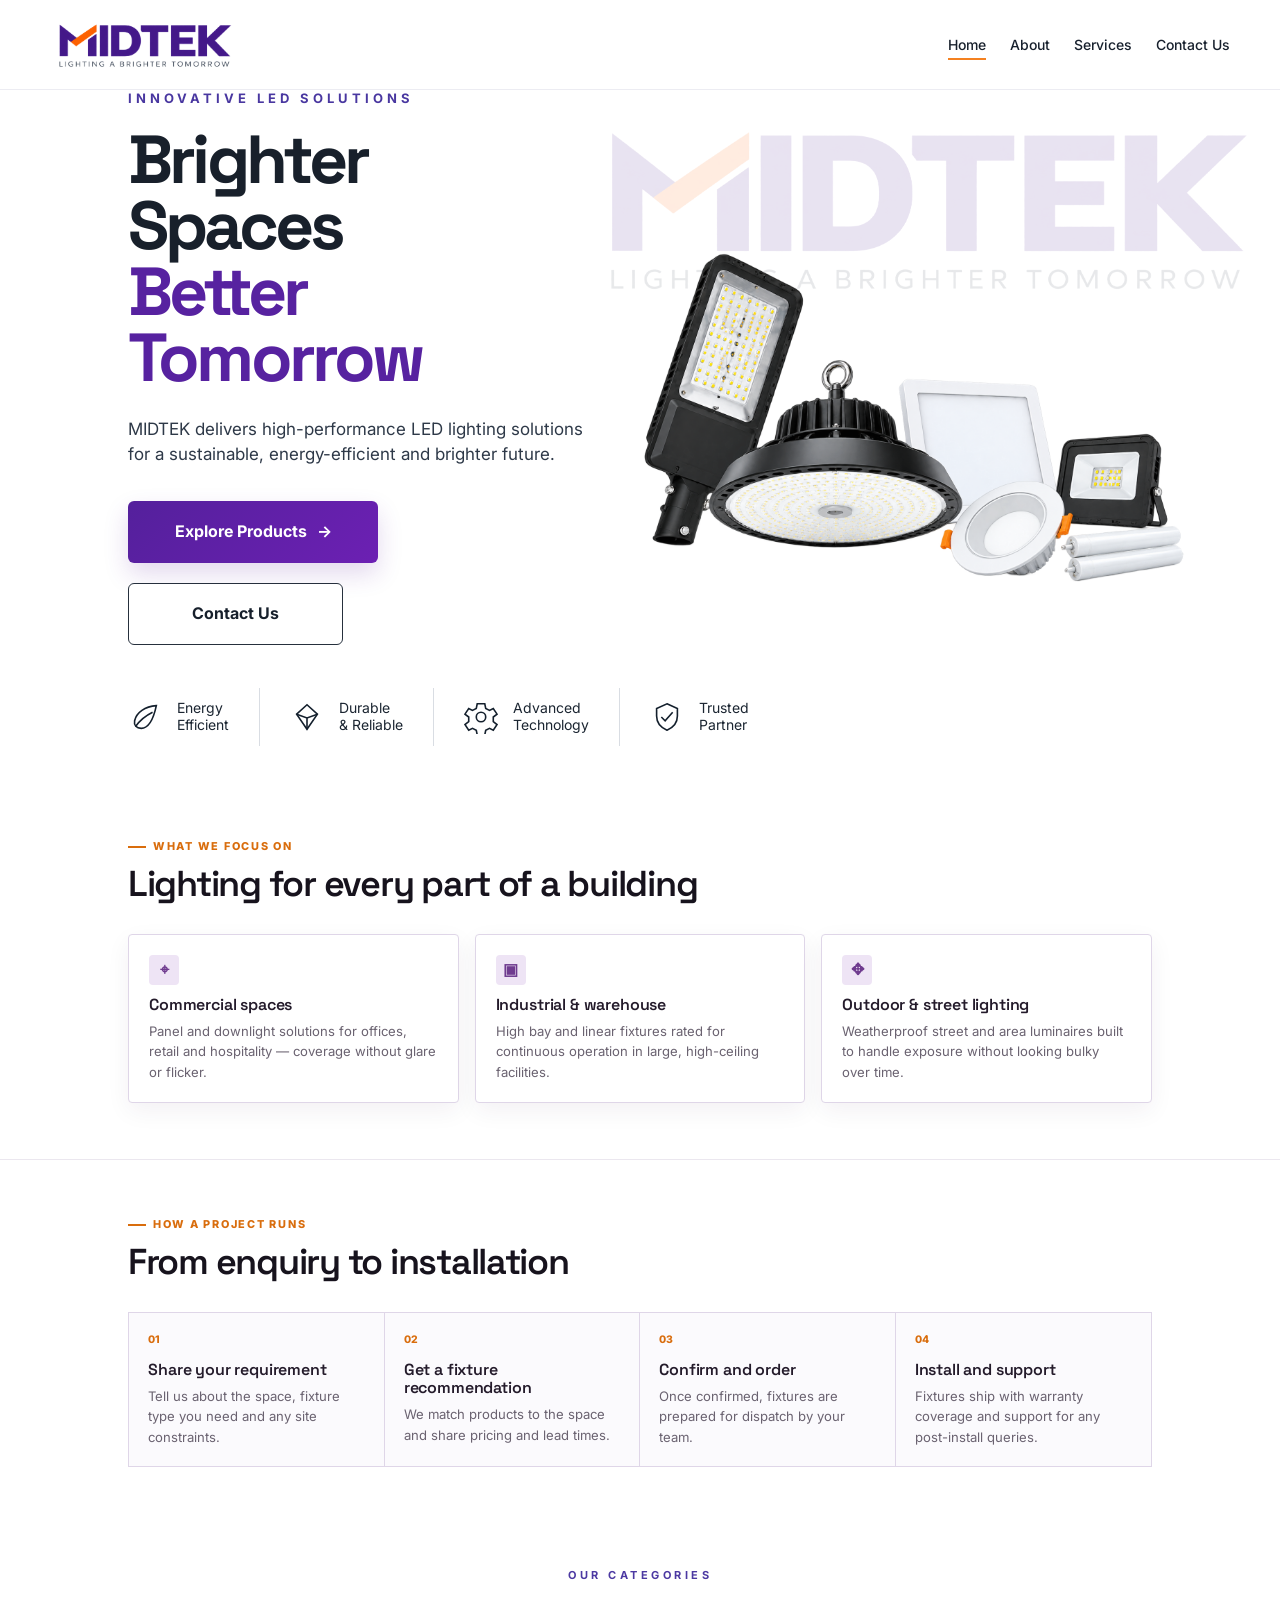
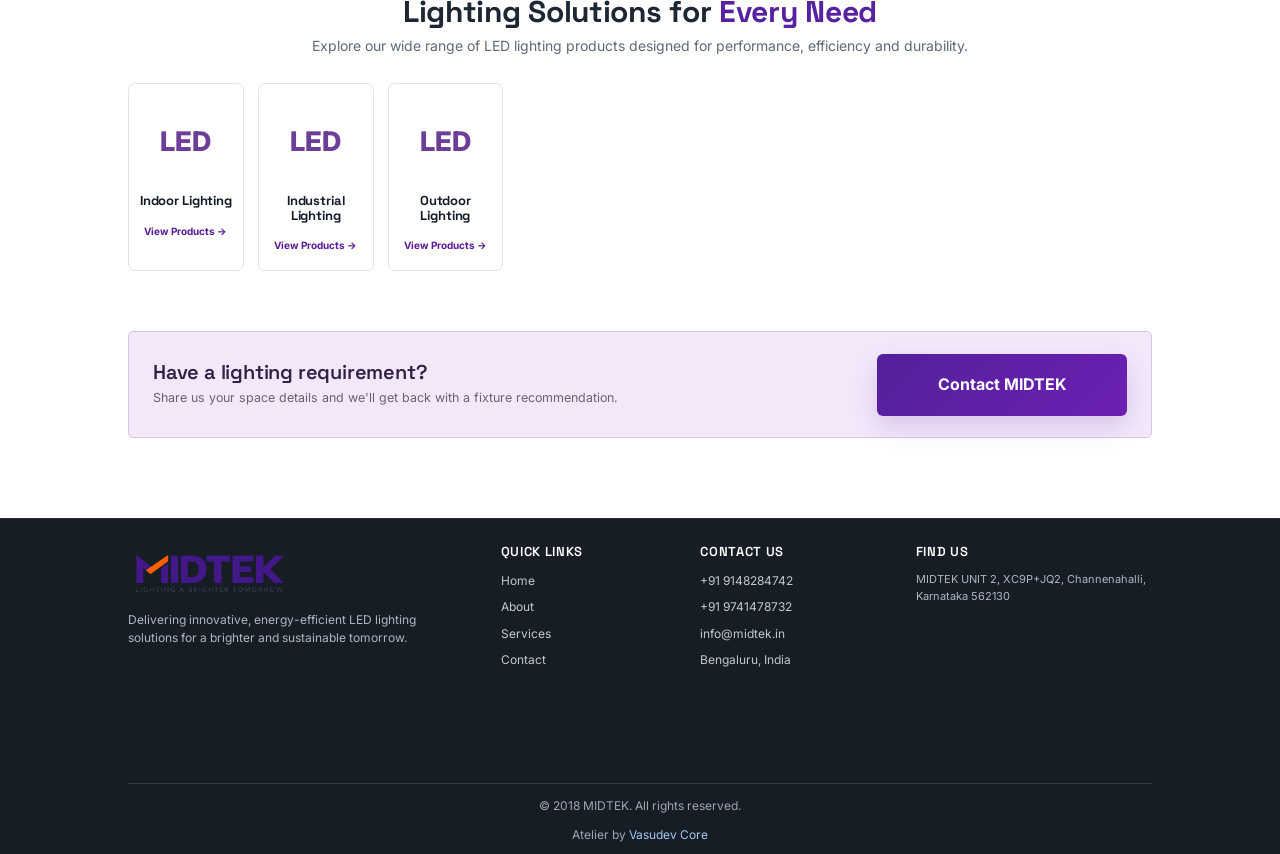
<file: index.html>
<!DOCTYPE html>
<html lang="en">

<head>
  <meta charset="UTF-8">
  <meta name="viewport" content="width=device-width, initial-scale=1.0">
  <title>MIDTEK | Lighting a Brighter Tomorrow</title>
  <meta name="description"
    content="MIDTEK delivers high-performance LED lighting solutions for commercial, industrial, outdoor and residential applications.">
  <meta property="og:title" content="MIDTEK | Lighting a Brighter Tomorrow">
  <meta property="og:description" content="High-performance, energy-efficient LED lighting solutions from MIDTEK.">
  <meta property="og:type" content="website">
  <meta property="og:image" content="/images/midtek.png">
  <link rel="icon" href="images/midtek.png" type="image/png">
  <link rel="preconnect" href="https://fonts.googleapis.com">
  <link rel="preconnect" href="https://fonts.gstatic.com" crossorigin>
  <link
    href="https://fonts.googleapis.com/css2?family=Inter:wght@400;500;600;700;800&family=Space+Grotesk:wght@500;600;700&display=swap"
    rel="stylesheet">
  <link rel="stylesheet" href="css/style.css">
  <script type="application/ld+json">
  {
    "@context":"https://schema.org",
    "@type":"Organization",
    "name":"MIDTEK",
    "url":"https://www.midtek.com/",
    "logo":"https://www.midtek.com/images/midtek.png",
    "description":"High-performance LED lighting solutions for commercial, industrial, outdoor and residential applications."
  }
  </script>
  <link rel="canonical" href="https://www.midtek.com/">
</head>

<body class="midtek-home">
  <header class="site-header">
    <nav class="nav nav-showcase" aria-label="Primary">
      <a href="index.html" class="brand brand-logo-only"><img src="images/midtek.png" alt="MIDTEK logo"></a>
      <button class="nav-toggle" aria-label="Toggle menu" aria-expanded="false">
        <svg viewBox="0 0 24 24" fill="none" stroke="currentColor" stroke-width="1.8">
          <path d="M4 7h16M4 12h16M4 17h16" stroke-linecap="round" />
        </svg>
      </button>
      <ul class="nav-links">
        <li><a href="index.html" data-path="index.html">Home</a></li>
        <li><a href="about.html" data-path="about.html">About</a></li>
        <li><a href="services.html">Services</a></li>
        <li><a href="contact.html" data-path="contact.html">Contact Us</a></li>
      </ul>
    </nav>
  </header>

  <main>
    <section class="showcase-hero">
      <div class="showcase-container hero-showcase-grid">
        <div class="hero-copy">
          <span class="hero-kicker">INNOVATIVE LED SOLUTIONS</span>
          <h1>Brighter Spaces<br><span>Better Tomorrow</span></h1>
          <p>MIDTEK delivers high-performance LED lighting solutions for a sustainable, energy-efficient and brighter
            future.</p>
          <div class="hero-ctas">
            <a href="services.html" class="showcase-btn showcase-btn-primary">Explore Products <span>→</span></a>
            <a href="contact.html" class="showcase-btn showcase-btn-outline">Contact Us</a>
          </div>
          <div class="hero-benefits" aria-label="MIDTEK product benefits">
            <div><span class="benefit-icon"><svg viewBox="0 0 36 36" aria-hidden="true">
                  <path d="M30 6C18 7 9 13 7 22c-1 5 2 8 7 8 8 0 13-10 16-24Z" />
                  <path d="M8 28c5-7 10-11 18-15" />
                </svg></span><span>Energy<br>Efficient</span></div>
            <div><span class="benefit-icon"><svg viewBox="0 0 36 36" aria-hidden="true">
                  <path d="m18 5 11 10-11 16L7 15 18 5Z" />
                  <path d="m7 15 11 4 11-4M18 19v12" />
                </svg></span><span>Durable<br>&amp; Reliable</span></div>
            <div><span class="benefit-icon"><svg viewBox="0 0 36 36" aria-hidden="true">
                  <path
                    d="M14 4h8l1 5 4 2 4-2 4 6-4 3v5l4 3-4 6-4-2-4 2-1 5h-8l-1-5-4-2-4 2-4-6 4-3v-5l-4-3 4-6 4 2 4-2 1-5Z" />
                  <circle cx="18" cy="18" r="5" />
                </svg></span><span>Advanced<br>Technology</span></div>
            <div><span class="benefit-icon"><svg viewBox="0 0 36 36" aria-hidden="true">
                  <path d="M18 4 29 9v8c0 7-4 12-11 15C11 29 7 24 7 17V9l11-5Z" />
                  <path d="m12 18 4 4 8-9" />
                </svg></span><span>Trusted<br>Partner</span></div>
          </div>
        </div>
        <div class="hero-products" aria-label="Featured MIDTEK products">
          <img class="hero-reference-art" src="images/home page.png" alt="MIDTEK LED lighting product collection"
            loading="eager">
        </div>
      </div>
    </section>



    <section class="focus-section" aria-labelledby="focus-heading">
      <div class="showcase-container">
        <div class="section-kicker">WHAT WE FOCUS ON</div>
        <h2 id="focus-heading">Lighting for every part of a building</h2>
        <div class="focus-grid">
          <article class="focus-card">
            <div class="focus-icon">⌖</div>
            <h3>Commercial spaces</h3>
            <p>Panel and downlight solutions for offices, retail and hospitality — coverage without glare or flicker.
            </p>
          </article>
          <article class="focus-card">
            <div class="focus-icon">▣</div>
            <h3>Industrial &amp; warehouse</h3>
            <p>High bay and linear fixtures rated for continuous operation in large, high-ceiling facilities.</p>
          </article>
          <article class="focus-card">
            <div class="focus-icon">✥</div>
            <h3>Outdoor &amp; street lighting</h3>
            <p>Weatherproof street and area luminaires built to handle exposure without looking bulky over time.</p>
          </article>
        </div>
      </div>
    </section>

    <section class="process-section" aria-labelledby="process-heading">
      <div class="showcase-container">
        <div class="section-kicker">HOW A PROJECT RUNS</div>
        <h2 id="process-heading">From enquiry to installation</h2>
        <div class="process-grid">
          <article class="process-step"><span>01</span>
            <h3>Share your requirement</h3>
            <p>Tell us about the space, fixture type you need and any site constraints.</p>
          </article>
          <article class="process-step"><span>02</span>
            <h3>Get a fixture recommendation</h3>
            <p>We match products to the space and share pricing and lead times.</p>
          </article>
          <article class="process-step"><span>03</span>
            <h3>Confirm and order</h3>
            <p>Once confirmed, fixtures are prepared for dispatch by your team.</p>
          </article>
          <article class="process-step"><span>04</span>
            <h3>Install and support</h3>
            <p>Fixtures ship with warranty coverage and support for any post-install queries.</p>
          </article>
        </div>
      </div>
    </section>
    <section class="showcase-categories" id="categories" aria-labelledby="categories-heading">
      <div class="showcase-container">
        <div class="category-heading">
          <span>OUR CATEGORIES</span>
          <h2 id="categories-heading">Lighting Solutions for <strong>Every Need</strong></h2>
          <p>Explore our wide range of LED lighting products designed for performance, efficiency and durability.</p>
        </div>
        <div class="showcase-category-grid" id="home-categories">
          <article class="showcase-category-card">
            <div class="category-placeholder">LED</div>
            <h3>Lighting Solutions</h3><a href="services.html">View Products →</a>
          </article>
        </div>
      </div>
    </section>
    <section class="requirement-section" aria-label="Lighting requirement call to action">
      <div class="showcase-container">
        <div class="requirement-card">
          <div>
            <h2>Have a lighting requirement?</h2>
            <p>Share us your space details and we'll get back with a fixture recommendation.</p>
          </div>
          <a href="contact.html" class="showcase-btn showcase-btn-primary">Contact MIDTEK</a>
        </div>
      </div>
    </section>
  </main>

  <footer class="site-footer showcase-footer">
    <div class="showcase-container footer-showcase-grid">
      <div>
        <div class="footer-brand"><img src="images/midtek.png" alt="MIDTEK logo"><strong>MIDTEK</strong></div>
        <p>Delivering innovative, energy-efficient LED lighting solutions for a brighter and sustainable tomorrow.</p>
      </div>
      <div class="footer-col">
        <h4>Quick Links</h4><a href="index.html">Home</a><a href="about.html">About</a><a
          href="services.html#categories">Services</a><a href="contact.html">Contact</a>
      </div>
      <div class="footer-col">
        <h4>Contact Us</h4><a href="tel:+919148284742">+91 9148284742</a>
        <a href="tel:+919741478732">+91 9741478732</a>
        <a href="https://mail.google.com/mail/?view=cm&amp;fs=1&amp;to=info%40midtek.in&amp;su=MIDTEK%20Enquiry"
          target="_blank" rel="noopener noreferrer">info@midtek.in</a><span>Bengaluru, India</span>
      </div>
      <div class="footer-col footer-map">
        <h4>Find Us</h4>
        <p>MIDTEK UNIT 2, XC9P+JQ2, Channenahalli, Karnataka 562130</p>
        <iframe title="MIDTEK location map"
          src="https://www.google.com/maps?q=Midtek+UNIT+2%2C+XC9P%2BJQ2%2C+Channenahalli%2C+Karnataka+562130&amp;output=embed"
          loading="lazy" referrerpolicy="no-referrer-when-downgrade"></iframe>
      </div>

    </div>
    <div class="showcase-container footer-bottom">
      <span>© <span>2018</span> MIDTEK. All rights reserved.</span>
      <span>Atelier by <a href="https://vasudevcore.com/" target="_blank" rel="noopener noreferrer">Vasudev
          Core</a></span>
    </div>
  </footer>

  <script src="js/products-data.js"></script>
  <script src="js/main.js"></script>
  <script>
    (function () {
      'use strict';
      const escape = window.MidtekProducts && MidtekProducts.escapeHtml ? MidtekProducts.escapeHtml : (v => String(v || ''));
      function renderCategories(products, categories) {
        const grid = document.getElementById('home-categories');
        if (!grid) return;
        const list = Array.isArray(products) ? products.filter(Boolean) : [];
        const catList = (Array.isArray(categories) && categories.length ? categories : []).filter(c => c && c.active !== false).slice(0, 8);
        const fallback = ['Street Lights', 'Industrial Lighting', 'Indoor Lighting', 'Outdoor Lighting', 'LED Tubes', 'LED Bulbs', 'Solar Lighting', 'Smart Lighting'];
        const cards = catList.length ? catList : fallback.map(name => ({ name }));
        grid.innerHTML = cards.map(function (cat, i) {
          const name = String(cat.name || cat || 'Lighting');
          const product = list.find(p => String(p.category || '').toLowerCase() === name.toLowerCase()) || list[i % Math.max(list.length, 1)];
          const img = product && String(product.imageUrl || product.imageData || '').trim();
          return '<article class="showcase-category-card">' +
            (img ? '<div class="category-image"><img src="' + escape(img) + '" alt="' + escape(name) + '" loading="lazy"></div>' : '<div class="category-placeholder">LED</div>') +
            '<h3>' + escape(name) + '</h3><a href="services.html?category=' + encodeURIComponent(name) + '">View Products →</a></article>';
        }).join('');
      }
      if (window.MidtekProducts) {
        MidtekProducts.load({ backgroundRefresh: true }).then(function (result) {
          renderCategories(result.products, result.categories);
        }).catch(function () { });
      }
    }());
  </script>
</body>
</file>
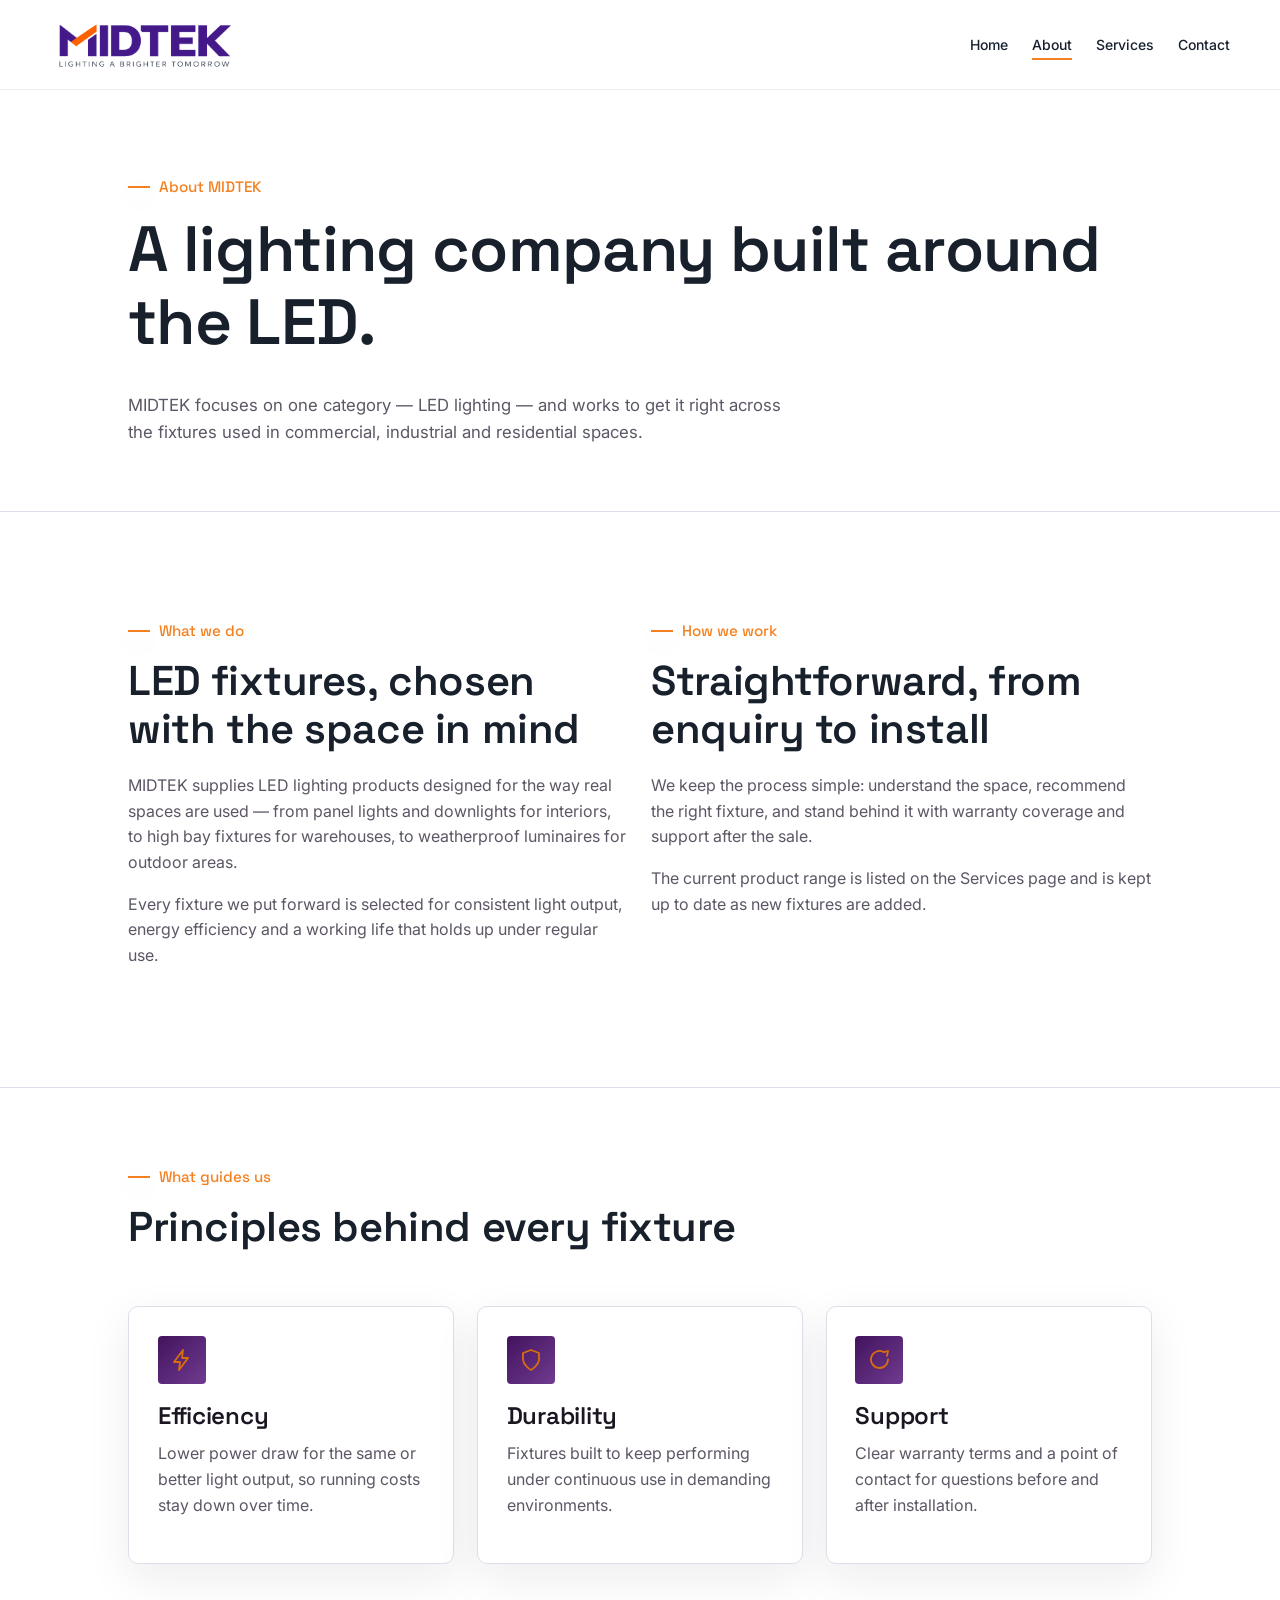
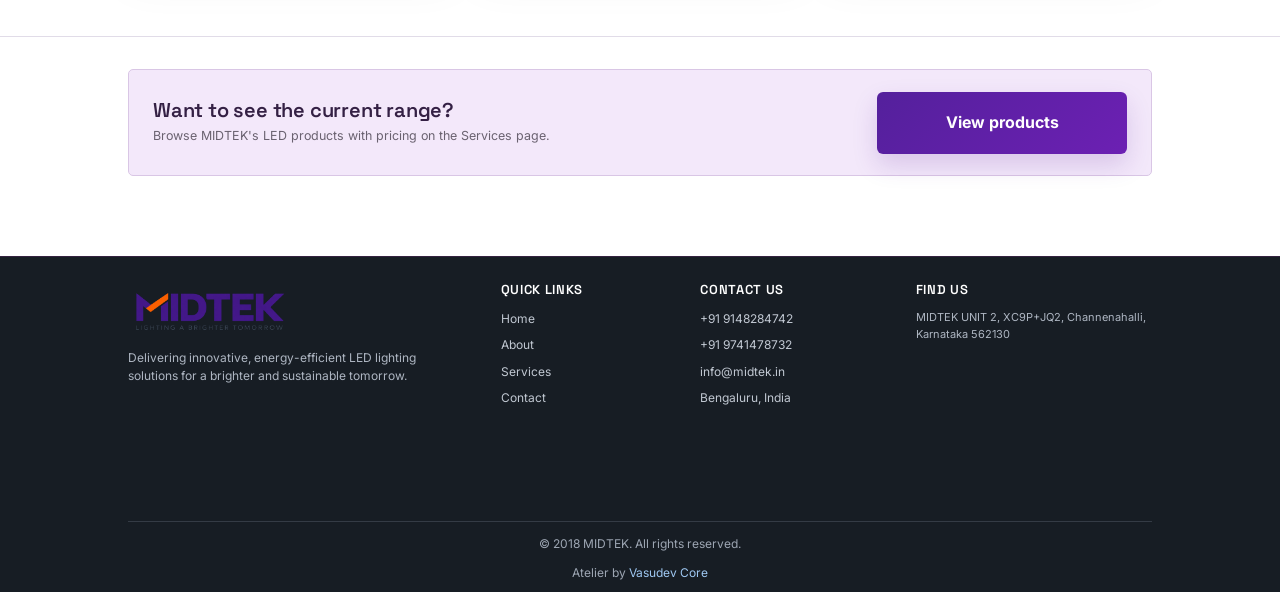
<file: about.html>
<!DOCTYPE html>
<html lang="en">

<head>
  <meta charset="UTF-8">
  <meta name="viewport" content="width=device-width, initial-scale=1.0">
  <title>About MIDTEK | LED Lighting Solutions</title>
  <meta name="description"
    content="MIDTEK is a lighting company focused on LED products for commercial, industrial and residential use. Learn about our approach to product quality and support.">
  <link rel="icon" href="images/midtek.png" type="image/png">
  <link rel="preconnect" href="https://fonts.googleapis.com">
  <link rel="preconnect" href="https://fonts.gstatic.com" crossorigin>
  <link
    href="https://fonts.googleapis.com/css2?family=Space+Grotesk:wght@500;600&family=Inter:wght@400;500&display=swap"
    rel="stylesheet">
  <link rel="stylesheet" href="css/style.css">
    <link rel="canonical" href="https://www.midtek.com/about.html">
</head>

<body class="midtek-home">
  <header class="site-header">
    <nav class="nav nav-showcase" aria-label="Primary">
      <a href="index.html" class="brand brand-logo-only"><img src="images/midtek.png" alt="MIDTEK logo"></a>
      <button class="nav-toggle" aria-label="Toggle menu" aria-expanded="false">
        <svg viewBox="0 0 24 24" fill="none" stroke="currentColor" stroke-width="1.8">
          <path d="M4 7h16M4 12h16M4 17h16" stroke-linecap="round" />
        </svg>
      </button>
      <ul class="nav-links">
        <li><a href="index.html" data-path="index.html">Home</a></li>
        <li><a href="about.html" data-path="about.html">About</a></li>
        <li><a href="services.html">Services</a></li>
        <li><a href="contact.html" data-path="contact.html">Contact</a></li>
        </main>
</body>

</nav>
</header>

<main>

  <section class="page-hero">
    <div class="container">
      <span class="eyebrow-line">About MIDTEK</span>
      <h1>A lighting company built around the LED.</h1>
      <p class="lede">MIDTEK focuses on one category — LED lighting — and works to get it right across the fixtures
        used in commercial, industrial and residential spaces.</p>
    </div>
  </section>

  <section class="section">
    <div class="container">
      <div class="grid-2" style="align-items:start;">
        <div class="reveal">
          <span class="eyebrow-line">What we do</span>
          <h2>LED fixtures, chosen with the space in mind</h2>
          <p>MIDTEK supplies LED lighting products designed for the way real spaces are used — from panel lights and
            downlights for interiors, to high bay fixtures for warehouses, to weatherproof luminaires for outdoor
            areas.</p>
          <p>Every fixture we put forward is selected for consistent light output, energy efficiency and a working
            life that holds up under regular use.</p>
        </div>
        <div class="reveal">
          <span class="eyebrow-line">How we work</span>
          <h2>Straightforward, from enquiry to install</h2>
          <p>We keep the process simple: understand the space, recommend the right fixture, and stand behind it with
            warranty coverage and support after the sale.</p>
          <p>The current product range is listed on the Services page and is kept up to date as new fixtures are
            added.</p>
        </div>
      </div>
    </div>
  </section>

  <section id="applications" class="section section-tight"
    style="background:var(--bg-1);border-top:1px solid var(--violet-line);border-bottom:1px solid var(--violet-line);">
    <div class="container">
      <div class="section-head reveal">
        <span class="eyebrow-line">What guides us</span>
        <h2>Principles behind every fixture</h2>
      </div>
      <div class="grid-3">
        <div class="card reveal">
          <div class="icon-tile">
            <svg viewBox="0 0 24 24" fill="none" stroke="currentColor" stroke-width="1.8">
              <path d="M13 2 4 14h6l-1 8 9-12h-6l1-8Z" stroke-linecap="round" stroke-linejoin="round" />
            </svg>
          </div>
          <h3>Efficiency</h3>
          <p>Lower power draw for the same or better light output, so running costs stay down over time.</p>
        </div>
        <div class="card reveal">
          <div class="icon-tile">
            <svg viewBox="0 0 24 24" fill="none" stroke="currentColor" stroke-width="1.8">
              <path d="M12 22s8-4.5 8-11V5l-8-3-8 3v6c0 6.5 8 11 8 11Z" stroke-linecap="round"
                stroke-linejoin="round" />
            </svg>
          </div>
          <h3>Durability</h3>
          <p>Fixtures built to keep performing under continuous use in demanding environments.</p>
        </div>
        <div class="card reveal">
          <div class="icon-tile">
            <svg viewBox="0 0 24 24" fill="none" stroke="currentColor" stroke-width="1.8">
              <path d="M21 11.5a8.5 8.5 0 1 1-4.3-7.4L21 3l-1 4.8" stroke-linecap="round" stroke-linejoin="round" />
            </svg>
          </div>
          <h3>Support</h3>
          <p>Clear warranty terms and a point of contact for questions before and after installation.</p>
        </div>
      </div>
    </div>
  </section>

  <section class="requirement-section" aria-label="Lighting requirement call to action">
    <div class="showcase-container">
      <div class="requirement-card">
        <div>
          <h2>Want to see the current range?</h2>
          <p>Browse MIDTEK's LED products with pricing on the Services page.</p>
        </div>
        <a href="services.html" class="showcase-btn showcase-btn-primary">View products</a>
      </div>
    </div>
  </section>

</main>


<footer class="site-footer showcase-footer">
  <div class="showcase-container footer-showcase-grid">
    <div>
      <div class="footer-brand"><img src="images/midtek.png" alt="MIDTEK logo"><strong>MIDTEK</strong></div>
      <p>Delivering innovative, energy-efficient LED lighting solutions for a brighter and sustainable tomorrow.</p>
    </div>
    <div class="footer-col">
      <h4>Quick Links</h4><a href="index.html">Home</a><a href="about.html">About</a><a
        href="services.html#categories">Services</a><a href="contact.html">Contact</a>
    </div>
    <div class="footer-col">
      <h4>Contact Us</h4><a href="tel:+919148284742">+91 9148284742</a><a href="tel:+919741478732">+91 9741478732</a><a
        href="https://mail.google.com/mail/?view=cm&amp;fs=1&amp;to=info%40midtek.in&amp;su=MIDTEK%20Enquiry"
        target="_blank" rel="noopener noreferrer">info@midtek.in</a><span>Bengaluru, India</span>
    </div>
    <div class="footer-col footer-map">
      <h4>Find Us</h4>
      <p>MIDTEK UNIT 2, XC9P+JQ2, Channenahalli, Karnataka 562130</p>
      <iframe title="MIDTEK location map"
        src="https://www.google.com/maps?q=Midtek+UNIT+2%2C+XC9P%2BJQ2%2C+Channenahalli%2C+Karnataka+562130&amp;output=embed"
        loading="lazy" referrerpolicy="no-referrer-when-downgrade"></iframe>
    </div>

  </div>
  <div class="showcase-container footer-bottom">
    <span>© <span>2018</span> MIDTEK. All rights reserved.</span>
    <span>Atelier by <a href="https://vasudevcore.com/" target="_blank" rel="noopener noreferrer">Vasudev
        Core</a></span>
  </div>
</footer>

<script src="js/main.js"></script>

</html>
</file>
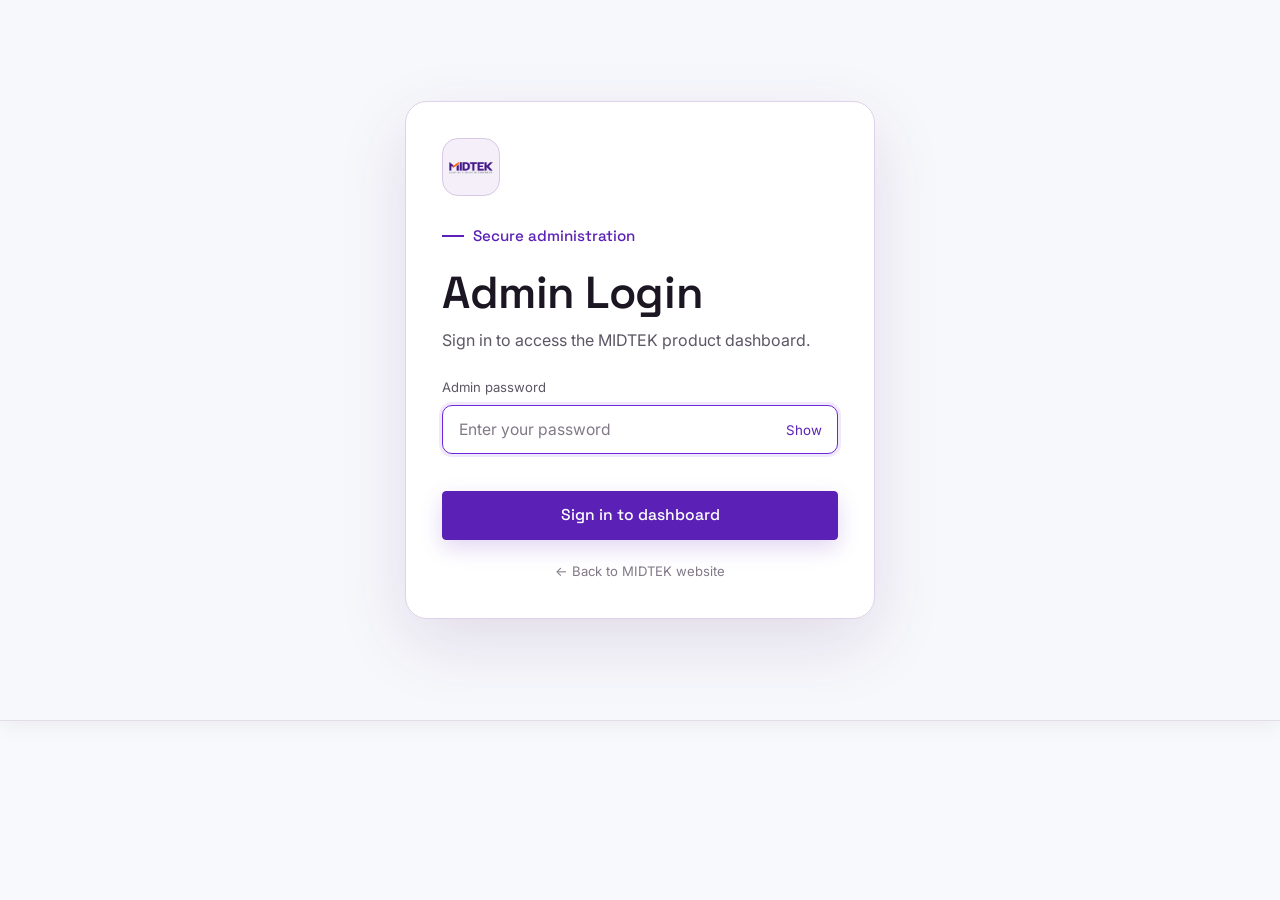
<file: admin.html>
<!DOCTYPE html>
<html lang="en">

<head>
  <meta charset="UTF-8">
  <meta name="viewport" content="width=device-width, initial-scale=1.0">
  <title>Admin Login | MIDTEK Product Manager</title>
  <meta name="robots" content="noindex, nofollow">
  <link rel="icon" href="images/midtek.png" type="image/png">
  <link rel="preconnect" href="https://fonts.googleapis.com">
  <link rel="preconnect" href="https://fonts.gstatic.com" crossorigin>
  <link
    href="https://fonts.googleapis.com/css2?family=Space+Grotesk:wght@500;600;700&family=Inter:wght@400;500;600&display=swap"
    rel="stylesheet">
  <link rel="stylesheet" href="css/style.css">
</head>

<body>
  <header class="site-header">
    <main>
      <!-- Admin login is always the first screen when /admin.html is opened. -->
      <section id="admin-login" class="admin-login-screen" aria-labelledby="admin-login-title">
        <div class="admin-login-card">
          <div class="admin-login-brand"><img src="images/midtek.png" alt="MIDTEK logo" width="48" height="48"></div>
          <span class="eyebrow-line">Secure administration</span>
          <h1 id="admin-login-title">Admin Login</h1>
          <p>Sign in to access the MIDTEK product dashboard.</p>
          <form id="admin-login-form" class="admin-login-form" novalidate>
            <label class="form-field" for="login-password">
              <span>Admin password</span>
              <div class="password-wrap">
                <input id="login-password" type="password" autocomplete="current-password" required
                  placeholder="Enter your password">
                <button type="button" id="toggle-login-password" class="password-toggle" aria-label="Show password"
                  aria-pressed="false">Show</button>
              </div>
            </label>
            <button type="submit" id="admin-login-btn" class="btn btn-primary login-btn">Sign in to dashboard</button>
            <div id="admin-login-status" class="form-status" role="alert" aria-live="polite"></div>
</form>
          <a class="admin-back-link" href="index.html">← Back to MIDTEK website</a>
        </div>
      </section>

      <section id="admin-dashboard" hidden>
        <section class="page-hero admin-hero">
          <div class="container">
            <span class="eyebrow-line">Admin panel</span>
            <h1>Product Manager</h1>
            <p class="lede">Add, edit, filter and delete products. Upload a dedicated image for every product and
              publish
              all changes to Google Sheets.</p>
          </div>
        </section>

        <section class="section admin-section" style="padding-top:0;">
          <div class="container">
            <div id="admin-status" class="form-status" role="status" aria-live="polite"></div>

            <div class="admin-toolbar-card">
              <div class="admin-toolbar-top">
                <div>
                  <span class="admin-label">Catalogue</span>
                  <h2>Products <span id="product-count" class="count-badge">0</span></h2>
                </div>
                <div class="admin-toolbar-actions"><button type="button" id="add-product"
                    class="btn btn-primary add-product-btn">+ Add product</button><button type="button"
                    id="admin-logout" class="btn btn-ghost">Log out</button></div>
              </div>
              <div class="admin-filters">
                <label class="admin-search"><span>Search products</span><input id="product-search" type="search"
                    placeholder="Search by product name or description…" autocomplete="off"></label>
                <label><span>Category</span><select id="product-category-filter">
                    <option value="all">All categories</option>
                  </select></label>
                <label><span>Filter</span><select id="product-filter">
                    <option value="all">All products</option>
                    <option value="image">With image</option>
                    <option value="no-image">Without image</option>
                  </select></label>
                <label><span>Sort</span><select id="product-sort">
                    <option value="newest">Newest first</option>
                    <option value="oldest">Oldest first</option>
                    <option value="name-az">Name A–Z</option>
                    <option value="name-za">Name Z–A</option>
                    <option value="price-low">Price low–high</option>
                    <option value="price-high">Price high–low</option>
                  </select></label>
              </div>
            </div>

            <div id="editor-list" class="admin-product-list"></div>
            <div class="admin-card" style="margin-top:1.25rem;padding:1.25rem;">
              <div style="display:flex;justify-content:space-between;align-items:center;gap:1rem;flex-wrap:wrap;">
                <div><span class="admin-label">Catalogue structure</span>
                  <h3 style="margin:.2rem 0;">Categories</h3>
                  <p class="form-hint" style="margin:0;">A new category is created automatically when a product uses a
                    category that does not exist.</p>
                </div>
                <div style="display:flex;gap:.5rem;align-items:center;">
                  <input id="new-category-name" type="text" maxlength="80" placeholder="New category name"
                    style="min-width:220px;">
                  <button type="button" class="btn btn-primary" id="add-category-btn">+ Add category</button>
                </div>
              </div>
              <div id="category-list" class="category-list" style="margin-top:1rem;"></div>
            </div>

            <div class="admin-save-bar">
              <div class="admin-save-copy"><strong id="change-state">No unsaved changes</strong><span>Changes are
                  published only when you click Save changes.</span></div>
              <div class="admin-save-actions">
                <button type="button" id="reset-defaults" class="btn btn-ghost">Reset defaults</button>
                <button type="button" id="save-changes" class="btn btn-primary">Save changes</button>
              </div>
            </div>
          </div>
        </section>

        <!-- Add/Edit product modal -->
        <div id="product-modal" class="admin-modal" hidden>
          <div class="admin-modal-backdrop" data-close-modal></div>
          <section class="admin-modal-panel" role="dialog" aria-modal="true" aria-labelledby="modal-title">
            <div class="admin-modal-head">
              <div><span class="admin-label">Product details</span>
                <h2 id="modal-title">Add product</h2>
              </div>
              <button type="button" class="modal-close" data-close-modal aria-label="Close">×</button>
            </div>
            <form id="product-form" novalidate>
              <div class="modal-form-grid">
                <div class="form-field">
                  <label for="product-name">Product name *</label>
                  <input id="product-name" name="name" type="text" maxlength="120" required
                    placeholder="e.g. LED High Bay 150W">
                </div>
                <div class="form-field">
                  <label for="product-category">Category *</label>
                  <select id="product-category" name="category" required></select>
                </div>
                <div class="form-field">
                  <label for="product-price">Price (₹) *</label>
                  <input id="product-price" name="price" type="number" min="0" step="1" required placeholder="0">
                </div>
                <div class="form-field full">
                  <label for="product-description">Product description *</label>
                  <textarea id="product-description" name="description" maxlength="600" required
                    placeholder="Write a clear product description…"></textarea>
                </div>
                <div class="form-field full">
                  <label>Product image *</label>
                  <div class="modal-image-uploader">
                    <div id="modal-image-preview" class="modal-image-preview"><span>No image selected</span></div>
                    <div class="modal-image-controls">
                      <input id="product-image" type="file" accept="image/jpeg,image/png,image/webp">
                      <p class="form-hint">JPG, PNG or WebP. Images are resized and compressed before upload.</p>
                      <button type="button" id="remove-modal-image" class="btn btn-ghost small-btn">Remove
                        image</button>
                    </div>
                  </div>
                </div>
              </div>
              <div id="modal-form-error" class="modal-form-error" role="alert"></div>
              <div class="admin-modal-footer">
                <button type="button" class="btn btn-ghost" data-close-modal>Cancel</button>
                <button type="submit" class="btn btn-primary" id="modal-submit">Add product</button>
              </div>
            </form>
          </section>
        </div>

        <script src="js/products-data.js"></script>
        <script src="js/admin.js?v=20260921-v11"></script>
</body>

</html>
</file>
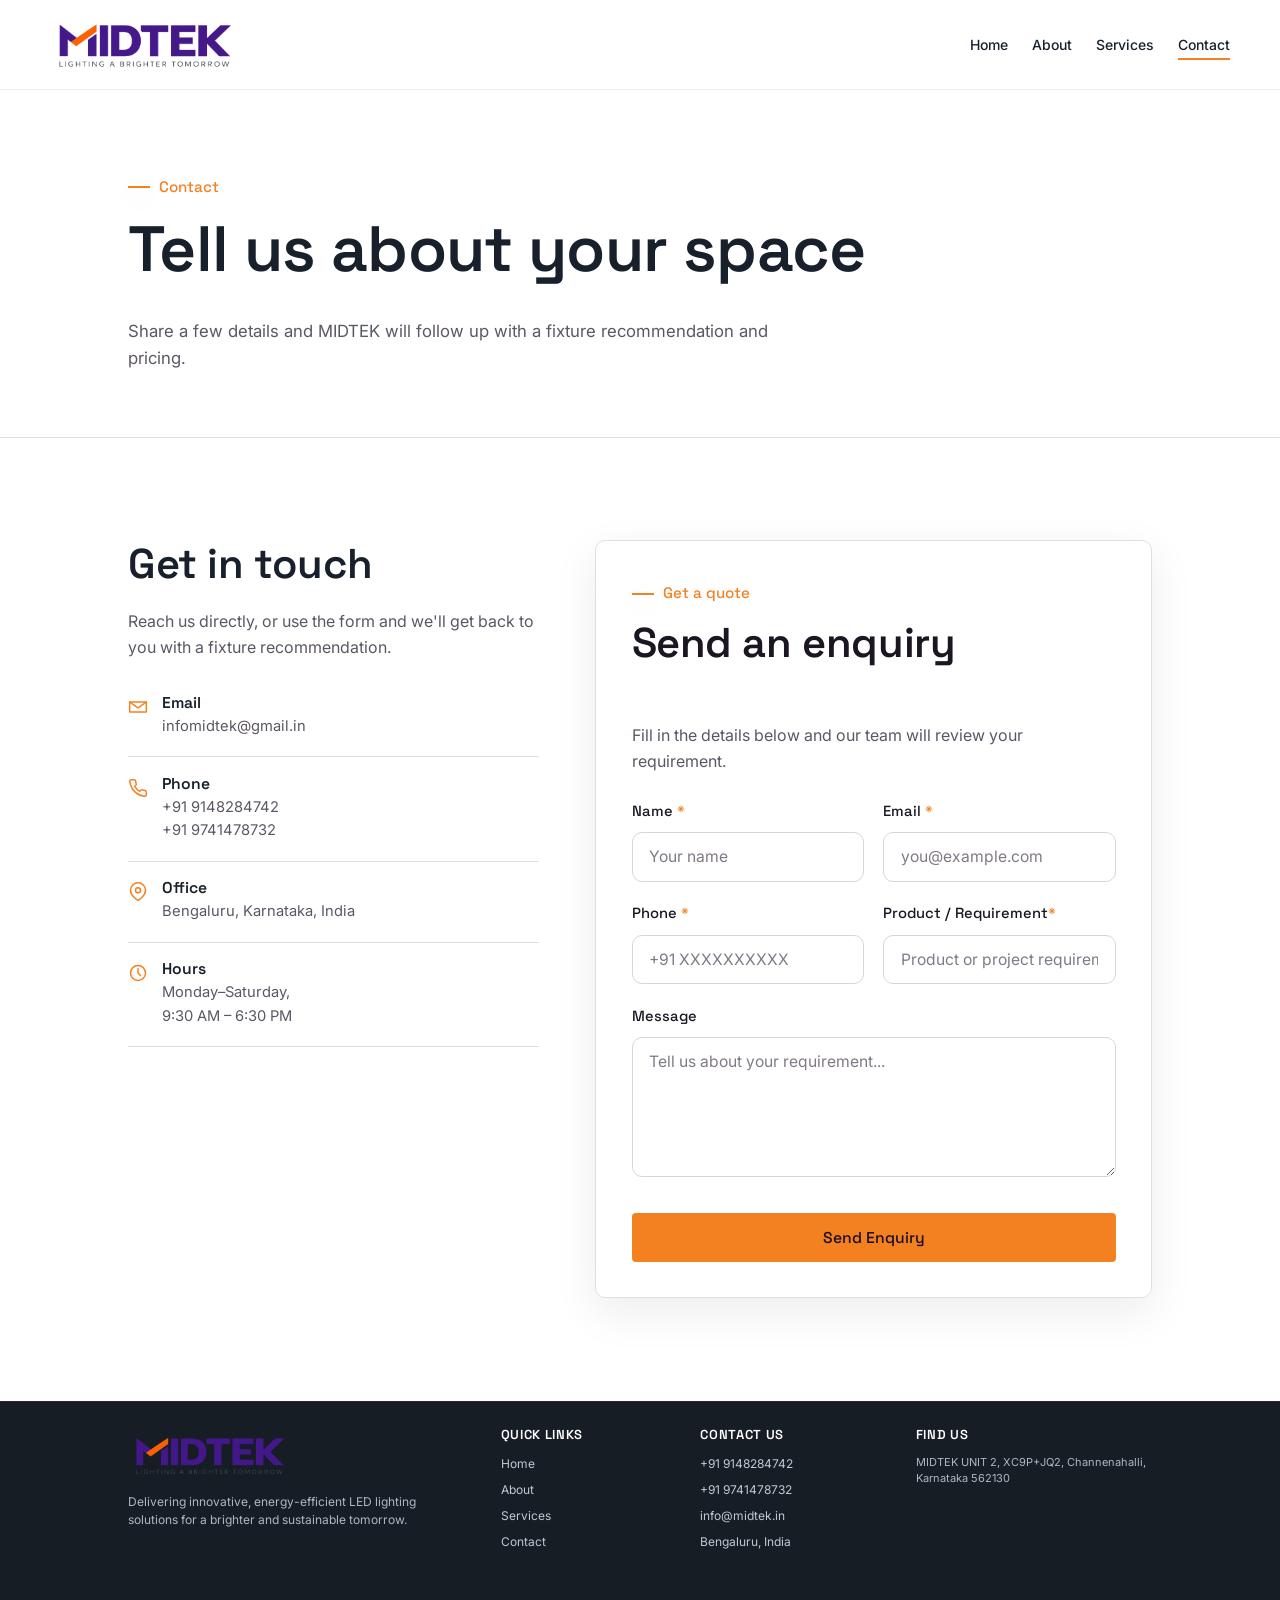
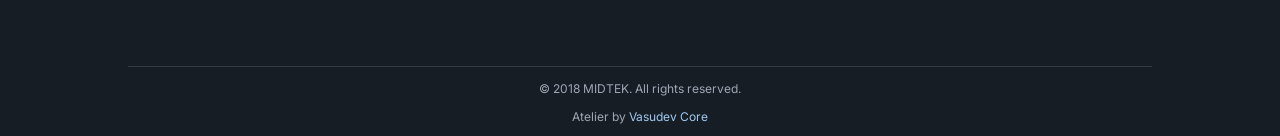
<file: contact.html>
<!DOCTYPE html>
<html lang="en">

<head>
  <meta charset="UTF-8">
  <meta name="viewport" content="width=device-width, initial-scale=1.0">
  <title>Contact MIDTEK | LED Lighting Solutions</title>
  <meta name="description"
    content="Get in touch with MIDTEK for LED lighting enquiries, product recommendations and pricing.">
  <link rel="icon" href="images/midtek.png" type="image/png">
  <link rel="preconnect" href="https://fonts.googleapis.com">
  <link rel="preconnect" href="https://fonts.gstatic.com" crossorigin>
  <link
    href="https://fonts.googleapis.com/css2?family=Space+Grotesk:wght@500;600&family=Inter:wght@400;500&display=swap"
    rel="stylesheet">
  <link rel="stylesheet" href="css/style.css">
  <style>
    .form-status {
      display: none;
      margin-bottom: 1.5rem;
      padding: 0.95rem 1.15rem;
      border-radius: var(--radius-sm);
      font-size: 0.92rem;
      line-height: 1.5;
    }

    .form-status.info {
      display: block;
      background: rgba(100, 150, 255, 0.08);
      border: 1px solid rgba(100, 150, 255, 0.25);
      color: var(--ink-dim);
    }

    .form-status.success {
      display: block;
      background: rgba(30, 200, 120, 0.10);
      border: 1px solid rgba(50, 220, 140, 0.35);
      color: #197a4b;
    }

    .form-status.error {
      display: block;
      background: rgba(220, 80, 80, 0.12);
      border: 1px solid rgba(255, 100, 100, 0.40);
      color: #b42318;
    }
  </style>
    <link rel="canonical" href="https://www.midtek.com/contact.html">
</head>

<body class="midtek-home contact-page">
  <header class="site-header">
    <nav class="nav nav-showcase" aria-label="Primary">
      <a href="index.html" class="brand brand-logo-only"><img src="images/midtek.png" alt="MIDTEK logo"></a>
      <button class="nav-toggle" aria-label="Toggle menu" aria-expanded="false">
        <svg viewBox="0 0 24 24" fill="none" stroke="currentColor" stroke-width="1.8">
          <path d="M4 7h16M4 12h16M4 17h16" stroke-linecap="round" />
        </svg>
      </button>
      <ul class="nav-links">
        <li><a href="index.html" data-path="index.html">Home</a></li>
        <li><a href="about.html" data-path="about.html">About</a></li>
        <li><a href="services.html">Services</a></li>
        <li><a href="contact.html" data-path="contact.html">Contact</a></li>
      </ul>
    </nav>
  </header>

  <main>
    <section class="page-hero">
      <div class="container">
        <span class="eyebrow-line">Contact</span>
        <h1>Tell us about your space</h1>
        <p class="lede">Share a few details and MIDTEK will follow up with a fixture recommendation and pricing.</p>
      </div>
    </section>

    <section class="section">
      <div class="container contact-grid">
        <div class="reveal">
          <h2>Get in touch</h2>
          <p>Reach us directly, or use the form and we'll get back to you with a fixture recommendation.</p>

          <div class="contact-info-item">
            <svg viewBox="0 0 24 24" fill="none" stroke="currentColor" stroke-width="1.8">
              <path d="M4 4h16v16H4z" opacity="0" />
              <path d="M22 6 12 13 2 6" stroke-linecap="round" stroke-linejoin="round" />
              <path d="M2 6h20v12H2z" stroke-linecap="round" stroke-linejoin="round" />
            </svg>
            <div>
              <h4>Email</h4>
              <p><a
                  href="https://mail.google.com/mail/?view=cm&amp;fs=1&amp;to=infomidtek@gmail.in">infomidtek@gmail.in</a>
              </p>
            </div>
          </div>

          <div class="contact-info-item">
            <svg viewBox="0 0 24 24" fill="none" stroke="currentColor" stroke-width="1.8">
              <path
                d="M22 16.9v3a2 2 0 0 1-2.2 2 19.8 19.8 0 0 1-8.6-3 19.5 19.5 0 0 1-6-6 19.8 19.8 0 0 1-3-8.7A2 2 0 0 1 4.1 2h3a2 2 0 0 1 2 1.7c.1 1 .3 2 .7 2.9a2 2 0 0 1-.4 2.1L8.1 10a16 16 0 0 0 6 6l1.3-1.3a2 2 0 0 1 2.1-.4c.9.4 1.9.6 2.9.7a2 2 0 0 1 1.6 2Z"
                stroke-linecap="round" stroke-linejoin="round" />
            </svg>
            <div>
              <h4>Phone</h4>
              <p><a href="tel:+919148284742">+91 9148284742 <br>
                  +91 9741478732</a></p>
            </div>
          </div>

          <div class="contact-info-item">
            <svg viewBox="0 0 24 24" fill="none" stroke="currentColor" stroke-width="1.8">
              <path d="M21 10c0 7-9 12-9 12s-9-5-9-12a9 9 0 0 1 18 0Z" stroke-linecap="round" stroke-linejoin="round" />
              <circle cx="12" cy="10" r="3" />
            </svg>
            <div>
              <h4>Office</h4>
              <p>Bengaluru, Karnataka, India</p>
            </div>
          </div>

          <div class="contact-info-item">
            <svg viewBox="0 0 24 24" fill="none" stroke="currentColor" stroke-width="1.8">
              <circle cx="12" cy="12" r="9" />
              <path d="M12 7v5l3 3" stroke-linecap="round" stroke-linejoin="round" />
            </svg>
            <div>
              <h4>Hours</h4>
              <p>Monday–Saturday,<br>9:30 AM – 6:30 PM</p>
            </div>
          </div>
        </div>

        <div class="reveal">
          <div class="card" style="padding:clamp(1.6rem,4vw,2.2rem);">
            <div class="section-head">
              <span class="eyebrow-line">Get a quote</span>
              <h2>Send an enquiry</h2>
            </div>
            <p style="color:var(--ink-dim);margin-bottom:1.6rem;">Fill in the details below and our team will review
              your requirement.</p>
            <div id="formStatus" class="form-status" role="status" aria-live="polite"></div>
            <form id="contactForm" novalidate>
              <div class="form-row">
                <div class="form-field">
                  <label for="name">Name <span style="color:var(--amber);">*</span></label>
                  <input type="text" id="name" name="name" placeholder="Your name" maxlength="100" autocomplete="name"
                    required>
                </div>
                <div class="form-field">
                  <label for="email">Email <span style="color:var(--amber);">*</span></label>
                  <input type="email" id="email" name="email" placeholder="you@example.com" maxlength="150"
                    autocomplete="email" required>
                </div>
              </div>
              <div class="form-row">
                <div class="form-field">
                  <label for="phone">Phone <span style="color:var(--amber);">*</span></label>
                  <input type="tel" id="phone" name="phone" placeholder="+91 XXXXXXXXXX" maxlength="20"
                    autocomplete="tel" required>
                </div>
                <div class="form-field">
                  <label for="product">Product / Requirement<span style="color:var(--amber);">*</span></label>
                  <input type="text" id="product" name="product" placeholder="Product or project requirement"
                    maxlength="200" required>
                </div>
              </div>
              <div class="form-field">
                <label for="message">Message</label>
                <textarea id="message" name="message" placeholder="Tell us about your requirement..."
                  maxlength="2000"></textarea>
              </div>
              <button type="submit" class="btn btn-primary" style="width:100%;margin-top:0.5rem;">Send Enquiry</button>
            </form>
          </div>
        </div>
      </div>
    </section>
  </main>

  <footer class="site-footer showcase-footer">
    <div class="showcase-container footer-showcase-grid">
      <div>
        <div class="footer-brand"><img src="images/midtek.png" alt="MIDTEK logo"><strong>MIDTEK</strong></div>
        <p>Delivering innovative, energy-efficient LED lighting solutions for a brighter and sustainable tomorrow.</p>
      </div>
      <div class="footer-col">
        <h4>Quick Links</h4><a href="index.html">Home</a><a href="about.html">About</a><a
          href="services.html#categories">Services</a><a href="contact.html">Contact</a>
      </div>
      <div class="footer-col">
        <h4>Contact Us</h4><a href="tel:+919148284742">+91 9148284742</a>
        <a href="tel:+919741478732">+91 9741478732</a><a
          href="https://mail.google.com/mail/?view=cm&amp;fs=1&amp;to=info%40midtek.in&amp;su=MIDTEK%20Enquiry"
          target="_blank" rel="noopener noreferrer">info@midtek.in</a><span>Bengaluru, India</span>
      </div>
      <div class="footer-col footer-map">
        <h4>Find Us</h4>
        <p>MIDTEK UNIT 2, XC9P+JQ2, Channenahalli, Karnataka 562130</p>
        <iframe title="MIDTEK location map"
          src="https://www.google.com/maps?q=Midtek+UNIT+2%2C+XC9P%2BJQ2%2C+Channenahalli%2C+Karnataka+562130&amp;output=embed"
          loading="lazy" referrerpolicy="no-referrer-when-downgrade"></iframe>
      </div>

    </div>
    <div class="showcase-container footer-bottom">
      <span>© <span>2018</span> MIDTEK. All rights reserved.</span>
      <span>Atelier by <a href="https://vasudevcore.com/" target="_blank" rel="noopener noreferrer">Vasudev
          Core</a></span>
    </div>
  </footer>

  <script src="js/main.js"></script>
  <script src="js/contact.js"></script>
</body>

</html>
</file>
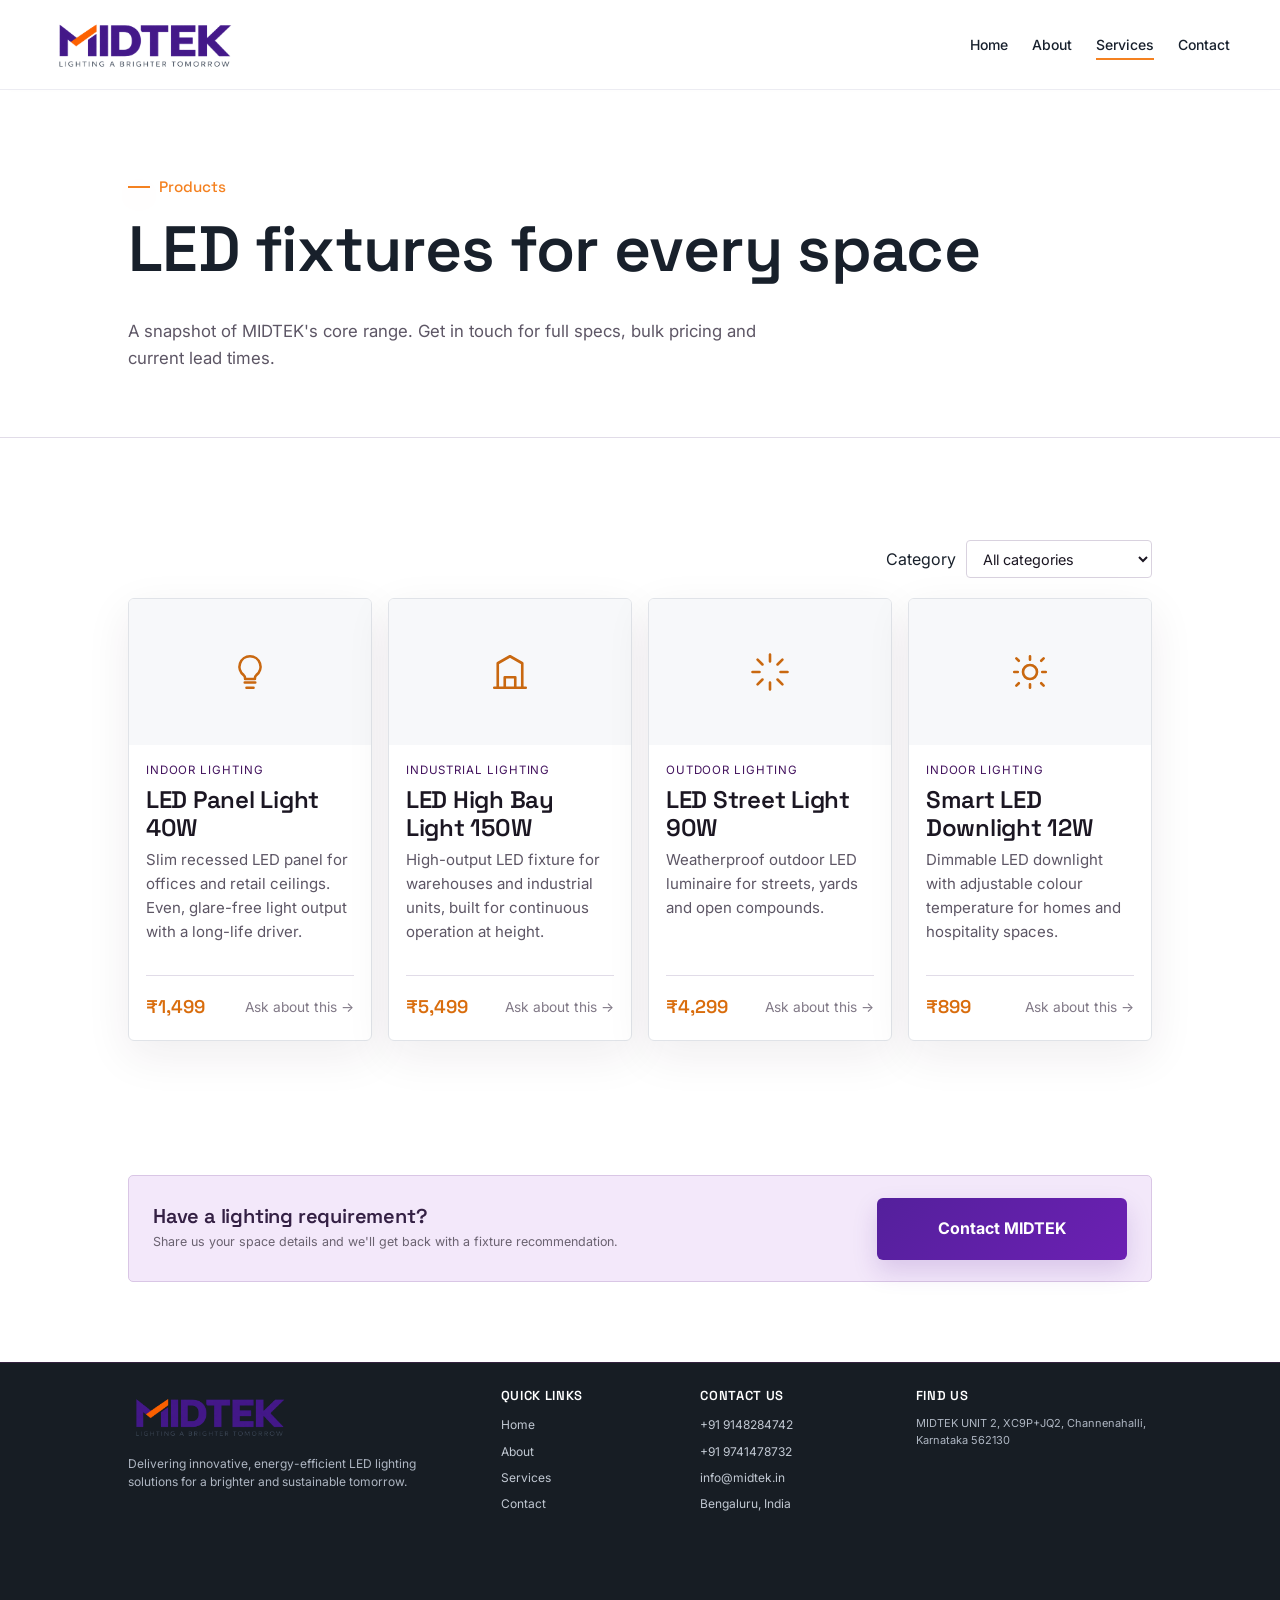
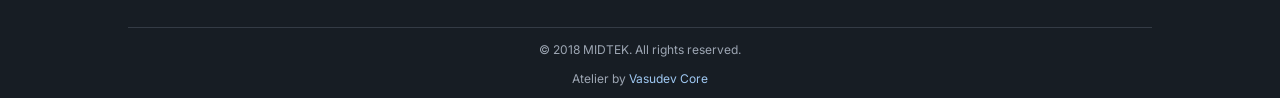
<file: services.html>
<!DOCTYPE html>
<html lang="en">

<head>
  <meta charset="UTF-8">
  <meta name="viewport" content="width=device-width, initial-scale=1.0">
  <title>Services &amp; Products | MIDTEK LED Lighting</title>
  <meta name="description"
    content="Browse MIDTEK's LED lighting products for commercial, industrial and outdoor spaces, with descriptions and pricing.">
  <link rel="icon" href="images/midtek.png" type="image/png">
  <link rel="preconnect" href="https://fonts.googleapis.com">
  <link rel="preconnect" href="https://fonts.gstatic.com" crossorigin>
  <link
    href="https://fonts.googleapis.com/css2?family=Space+Grotesk:wght@500;600&family=Inter:wght@400;500&display=swap"
    rel="stylesheet">
  <link rel="stylesheet" href="css/style.css">
    <link rel="canonical" href="https://www.midtek.com/services.html">
</head>

<body class="midtek-home">
  <header class="site-header">
    <nav class="nav nav-showcase" aria-label="Primary">
      <a href="index.html" class="brand brand-logo-only"><img src="images/midtek.png" alt="MIDTEK logo"></a>
      <button class="nav-toggle" aria-label="Toggle menu" aria-expanded="false">
        <svg viewBox="0 0 24 24" fill="none" stroke="currentColor" stroke-width="1.8">
          <path d="M4 7h16M4 12h16M4 17h16" stroke-linecap="round" />
        </svg>
      </button>
      <ul class="nav-links">
        <li><a href="index.html" data-path="index.html">Home</a></li>
        <li><a href="about.html" data-path="about.html">About</a></li>
        <li><a href="services.html" data-path="services.html">Services</a></li>
        <li><a href="contact.html" data-path="contact.html">Contact</a></li>
      </ul>
    </nav>
  </header>

  <main>

    <section class="page-hero">
      <div class="container">
        <span class="eyebrow-line">Products</span>
        <h1>LED fixtures for every space</h1>
        <p class="lede">A snapshot of MIDTEK's core range. Get in touch for full specs, bulk pricing and current lead
          times.</p>
      </div>
    </section>

    <section id="categories" class="section">
      <div class="container">
        <div style="display:flex;justify-content:flex-end;margin-bottom:1.25rem;">
          <label style="display:flex;align-items:center;gap:.65rem;">Category
            <select id="service-category-filter" aria-label="Filter products by category">
              <option value="all">All categories</option>
            </select>
          </label>
        </div>
        <div class="product-grid" id="product-grid">
          <noscript>Enable JavaScript to see the current product list.</noscript>
        </div>
      </div>
    </section>

    <section class="requirement-section" aria-label="Lighting requirement call to action">
      <div class="showcase-container">
        <div class="requirement-card">
          <div>
            <h2>Have a lighting requirement?</h2>
            <p>Share us your space details and we'll get back with a fixture recommendation.</p>
          </div>
          <a href="contact.html" class="showcase-btn showcase-btn-primary">Contact MIDTEK</a>
        </div>
      </div>
    </section>

  </main>

  <footer class="site-footer showcase-footer">
    <div class="showcase-container footer-showcase-grid">
      <div>
        <div class="footer-brand"><img src="images/midtek.png" alt="MIDTEK logo"><strong>MIDTEK</strong></div>
        <p>Delivering innovative, energy-efficient LED lighting solutions for a brighter and sustainable tomorrow.</p>
      </div>
      <div class="footer-col">
        <h4>Quick Links</h4><a href="index.html">Home</a><a href="about.html">About</a><a
          href="services.html#categories">Services</a><a href="contact.html">Contact</a>
      </div>
      <div class="footer-col">
        <h4>Contact Us</h4><a href="tel:+919148284742">+91 9148284742</a>
        <a href="tel:+919741478732">+91 9741478732</a><a
          href="https://mail.google.com/mail/?view=cm&amp;fs=1&amp;to=info%40midtek.in&amp;su=MIDTEK%20Enquiry"
          target="_blank" rel="noopener noreferrer">info@midtek.in</a><span>Bengaluru, India</span>
      </div>
      <div class="footer-col footer-map">
        <h4>Find Us</h4>
        <p>MIDTEK UNIT 2, XC9P+JQ2, Channenahalli, Karnataka 562130</p>
        <iframe title="MIDTEK location map"
          src="https://www.google.com/maps?q=Midtek+UNIT+2%2C+XC9P%2BJQ2%2C+Channenahalli%2C+Karnataka+562130&amp;output=embed"
          loading="lazy" referrerpolicy="no-referrer-when-downgrade"></iframe>
      </div>

    </div>
    <div class="showcase-container footer-bottom">
      <span>© <span>2018</span> MIDTEK. All rights reserved.</span>
      <span>Atelier by <a href="https://vasudevcore.com/" target="_blank" rel="noopener noreferrer">Vasudev
          Core</a></span>
    </div>
  </footer>

  <script src="js/products-data.js"></script>
  <script src="js/main.js"></script>
  <script>
    // Fast catalogue rendering:
    // 1) Show cached products immediately when available.
    // 2) Refresh Google Sheets in the background.
    // 3) Only show the network wait on a first-ever visit.
    (function () {
      var grid = document.getElementById('product-grid');
      var categoryFilter = document.getElementById('service-category-filter');
      if (!grid || !window.MidtekProducts) return;

      var loadingMarkup =
        '<div class="product-card" aria-hidden="true"><div class="product-media"></div><div class="product-body"><div style="height:1.2rem;width:55%;background:var(--bg-2);border-radius:8px;margin-bottom:1rem;opacity:.7"></div><div style="height:.9rem;width:90%;background:var(--bg-2);border-radius:8px;margin-bottom:.55rem;opacity:.5"></div><div style="height:.9rem;width:72%;background:var(--bg-2);border-radius:8px;opacity:.5"></div></div></div>' +
        '<div class="product-card" aria-hidden="true"><div class="product-media"></div><div class="product-body"><div style="height:1.2rem;width:48%;background:var(--bg-2);border-radius:8px;margin-bottom:1rem;opacity:.7"></div><div style="height:.9rem;width:86%;background:var(--bg-2);border-radius:8px;margin-bottom:.55rem;opacity:.5"></div><div style="height:.9rem;width:68%;background:var(--bg-2);border-radius:8px;opacity:.5"></div></div></div>';

      var params = new URLSearchParams(window.location.search);
      var initialCategory = params.get('category') || 'all';
      var searchQuery = (params.get('q') || '').trim().toLowerCase();

      function render(products) {
        var selected = categoryFilter ? categoryFilter.value : initialCategory;
        var visible = selected === 'all' ? products : products.filter(function (p) { return String(p.category || 'Uncategorized') === selected; });
        if (searchQuery) {
          visible = visible.filter(function (p) { return (String(p.name || '') + ' ' + String(p.description || '') + ' ' + String(p.category || '')).toLowerCase().indexOf(searchQuery) !== -1; });
        }
        grid.innerHTML = visible.length
          ? visible.map(window.MidtekProducts.productCardHTML).join('')
          : '<p style="color:var(--ink-faint);">No products available right now — please check back soon.</p>';
      }

      grid.innerHTML = loadingMarkup;

      window.MidtekProducts.load({
        onRefresh: function (freshProducts) {
          render(freshProducts);
        }
      }).then(function (result) {
        if (categoryFilter) {
          var cats = (result.categories || window.MidtekProducts.deriveCategories(result.products)).filter(function (c) { return c.active !== false; });
          categoryFilter.innerHTML = '<option value="all">All categories</option>' + cats.map(function (c) { return '<option value="' + window.MidtekProducts.escapeHtml(c.name) + '">' + window.MidtekProducts.escapeHtml(c.name) + '</option>'; }).join('');
          if (initialCategory && cats.some(function (c) { return c.name === initialCategory; })) categoryFilter.value = initialCategory;
          categoryFilter.addEventListener('change', function () { render(result.products); });
        }
        render(result.products);
        if (result.error) console.warn('MIDTEK products:', result.error);
      });
    })();
  </script>
</body>

</html>
</file>
<file: css/style.css>
/* =========================================================
   MIDTEK — Design tokens
   Palette taken directly from the MIDTEK logo:
     deep violet #43135E, amber #F48120
   Theme: dark "night sky" surfaces with glowing LED-style
   accents — literal to a lighting/LED company.
   ========================================================= */

:root {
  --ink: #F4EEF9;
  --ink-dim: #C8BCD6;
  --ink-faint: #8E7FA0;

  --bg-0: #0F0817;
  --bg-1: #170B24;
  --bg-2: #1F1030;
  --bg-card: #221334;


  --violet: #43135E;
  --violet-light: #7B3FA0;
  --violet-line: #3A1E52;

  --amber: #F48120;
  --amber-light: #FFB454;
  --amber-dim: #B85E14;

  --glow-amber: 0 0 24px rgba(244, 129, 32, 0.35);
  --glow-amber-soft: 0 0 40px rgba(244, 129, 32, 0.18);

  --font-display: 'Space Grotesk', 'Segoe UI', sans-serif;
  --font-body: 'Inter', 'Segoe UI', sans-serif;

  --max-width: 1180px;
  --edge: clamp(1.25rem, 4vw, 3rem);

  --radius-sm: 4px;
  --radius-md: 10px;

  --ease: cubic-bezier(0.16, 1, 0.3, 1);
}

/* ---- Smooth page-to-page flow ---------------------------
   Cross-fades between same-site page loads in browsers that
   support the View Transitions API; a no-op elsewhere. */
@view-transition {
  navigation: auto;
}

/* ---- Reset --------------------------------------------- */

*,
*::before,
*::after {
  box-sizing: border-box;
}

html {
  scroll-behavior: smooth;
}

@media (prefers-reduced-motion: reduce) {
  html {
    scroll-behavior: auto;
  }

  *,
  *::before,
  *::after {
    animation-duration: 0.01ms !important;
    animation-iteration-count: 1 !important;
    transition-duration: 0.01ms !important;
    scroll-behavior: auto !important;
  }
}

body {
  margin: 0;
  background: var(--bg-0);
  color: var(--ink);
  font-family: var(--font-body);
  font-size: 16px;
  line-height: 1.6;
  -webkit-font-smoothing: antialiased;
}

img {
  max-width: 100%;
  display: block;
}

a {
  color: inherit;
  text-decoration: none;
}

button {
  font-family: inherit;
  cursor: pointer;
}

ul {
  list-style: none;
  margin: 0;
  padding: 0;
}

h1,
h2,
h3,
h4 {
  font-family: var(--font-display);
  font-weight: 600;
  line-height: 1.15;
  margin: 0 0 0.5em;
  letter-spacing: -0.01em;
}

h1 {
  font-size: clamp(2.4rem, 5vw, 4rem);
}

h2 {
  font-size: clamp(1.8rem, 3.4vw, 2.6rem);
}

h3 {
  font-size: clamp(1.2rem, 2vw, 1.5rem);
}

p {
  margin: 0 0 1em;
  color: var(--ink-dim);
  max-width: 62ch;
}

/* Visible keyboard focus everywhere */
a:focus-visible,
button:focus-visible,
input:focus-visible,
textarea:focus-visible,
select:focus-visible {
  outline: 2px solid var(--amber-light);
  outline-offset: 3px;
  border-radius: var(--radius-sm);
}

.container {
  max-width: var(--max-width);
  margin: 0 auto;
  padding: 0 var(--edge);
}

.eyebrow-line {
  display: inline-flex;
  align-items: center;
  gap: 0.6em;
  color: var(--amber);
  font-family: var(--font-display);
  font-size: 0.95rem;
  font-weight: 500;
  margin-bottom: 0.9em;
}

.eyebrow-line::before {
  content: '';
  width: 22px;
  height: 2px;
  background: var(--amber);
  box-shadow: var(--glow-amber);
}

.section {
  padding: clamp(3.5rem, 8vw, 7rem) 0;
}

.section-tight {
  padding: clamp(2.5rem, 6vw, 4.5rem) 0;
}

.section-head {
  max-width: 640px;
  margin-bottom: clamp(2rem, 5vw, 3.5rem);
}

/* ---- Buttons --------------------------------------------- */

.btn {
  display: inline-flex;
  align-items: center;
  justify-content: center;
  gap: 0.5em;
  padding: 0.85em 1.7em;
  border-radius: var(--radius-sm);
  font-family: var(--font-display);
  font-weight: 500;
  font-size: 0.98rem;
  border: 1px solid transparent;
  transition: transform 0.25s var(--ease), box-shadow 0.25s var(--ease), background 0.25s var(--ease), border-color 0.25s var(--ease);
}

.btn-primary {
  background: var(--amber);
  color: #1A0E28;
}

.btn-primary:hover {
  box-shadow: var(--glow-amber);
  transform: translateY(-2px);
}

.btn-ghost {
  background: transparent;
  border-color: var(--violet-line);
  color: var(--ink);
}

.btn-ghost:hover {
  border-color: var(--amber);
  color: var(--amber-light);
}

.btn-block {
  width: 100%;
}

/* ---- Header / Nav ------------------------------------------ */

.site-header {
  position: sticky;
  top: 0;
  z-index: 100;
  background: rgba(15, 8, 23, 0.85);
  backdrop-filter: blur(10px);
  border-bottom: 1px solid var(--violet-line);
}

.nav {
  display: flex;
  align-items: center;
  justify-content: space-between;
  padding: 0.9rem var(--edge);
  max-width: var(--max-width);
  margin: 0 auto;
}

.brand {
  display: flex;
  align-items: center;
  gap: 0.6rem;
  font-family: var(--font-display);
  font-weight: 600;
  font-size: 1.2rem;
  color: var(--ink);
}

.brand img {
  height: 34px;
  width: auto;
}

.nav-links {
  display: flex;
  align-items: center;
  gap: clamp(1.2rem, 2.5vw, 2.2rem);
}

.nav-links a {
  font-size: 0.96rem;
  color: var(--ink-dim);
  position: relative;
  padding: 0.3em 0;
  transition: color 0.2s var(--ease);
}

.nav-links a:hover {
  color: var(--ink);
}

.nav-links a::after {
  content: '';
  position: absolute;
  left: 0;
  right: 100%;
  bottom: -2px;
  height: 2px;
  background: var(--amber);
  transition: right 0.28s var(--ease);
}

.nav-links a:hover::after,
.nav-links a[aria-current="page"]::after {
  right: 0;
}

.nav-links a[aria-current="page"] {
  color: var(--amber-light);
}

.nav-toggle {
  display: none;
  background: none;
  border: none;
  padding: 0.4rem;
  color: var(--ink);
}

.nav-toggle svg {
  width: 26px;
  height: 26px;
}

@media (max-width: 820px) {
  .nav-toggle {
    display: block;
  }

  .nav-links {
    position: fixed;
    inset: 64px 0 0 0;
    flex-direction: column;
    align-items: flex-start;
    gap: 0;
    background: var(--bg-1);
    padding: 1rem var(--edge) 2rem;
    transform: translateY(-8px);
    opacity: 0;
    pointer-events: none;
    transition: opacity 0.25s var(--ease), transform 0.25s var(--ease);
    border-bottom: 1px solid var(--violet-line);
  }

  .nav-links.open {
    opacity: 1;
    transform: translateY(0);
    pointer-events: auto;
  }

  .nav-links a {
    width: 100%;
    padding: 0.9rem 0;
    border-bottom: 1px solid var(--violet-line);
  }

  .nav-links a::after {
    display: none;
  }
}

/* ---- Hero ------------------------------------------------- */

.hero {
  position: relative;
  overflow: hidden;
  padding: clamp(1rem, 3vw, 2rem);
}

.hero::before {
  content: '';
  position: absolute;
  top: 40%;
  right: -5%;
  transform: translateY(-50%);
  width: 600px;
  height: 600px;
  background-image: url('../images/logo.png');
  background-size: contain;
  background-repeat: no-repeat;
  /* opacity: 0.08; */
  pointer-events: none;
  z-index: 0;
}

.hero-grid {
  display: grid;
  grid-template-columns: 1.1fr 0.9fr;
  gap: clamp(2rem, 5vw, 4rem);
  align-items: center;
  position: relative;
  z-index: 1;
}

@media (max-width: 900px) {
  .hero-grid {
    grid-template-columns: 1fr;
  }
}

.hero h1 {
  margin-bottom: 0.4em;
}

.hero .lede {
  font-size: 1.15rem;
  max-width: 46ch;
}

.hero-ctas {
  display: flex;
  gap: 1rem;
  flex-wrap: wrap;
  margin-top: 1.8rem;
}

.hero-stats {
  display: flex;
  gap: clamp(1.5rem, 4vw, 2.8rem);
  margin-top: 2.6rem;
  flex-wrap: wrap;
}

.hero-stat .num {
  font-family: var(--font-display);
  font-size: 1.9rem;
  color: var(--amber-light);
  font-weight: 600;
}

.hero-stat .label {
  font-size: 0.88rem;
  color: var(--ink-faint);
}

.hero-visual {
  position: relative;
}

.hero-visual svg {
  width: 100%;
  height: auto;
}

/* Animated LED-trace hero graphic */
.led-path {
  fill: none;
  stroke: var(--violet-light);
  stroke-width: 1.4;
  stroke-linecap: round;
  opacity: 0.55;
}

.led-node {
  fill: var(--violet-light);
}

.led-node.amber {
  fill: var(--amber);
}

.led-pulse {
  fill: var(--amber);
  filter: drop-shadow(0 0 6px rgba(244, 129, 32, 0.9));
  offset-rotate: 0deg;
}

/* ---- Cards -------------------------------------------------- */

.card {
  background: var(--bg-card);
  border: 1px solid var(--violet-line);
  border-radius: var(--radius-md);
  padding: 1.8rem;
  transition: border-color 0.3s var(--ease), transform 0.3s var(--ease);
}

.card:hover {
  border-color: var(--amber-dim);
}

.grid-3 {
  display: grid;
  grid-template-columns: repeat(3, 1fr);
  gap: 1.4rem;
}

.grid-2 {
  display: grid;
  grid-template-columns: repeat(2, 1fr);
  gap: 1.4rem;
}

@media (max-width: 900px) {
  .grid-3 {
    grid-template-columns: repeat(2, 1fr);
  }
}

@media (max-width: 620px) {

  .grid-3,
  .grid-2 {
    grid-template-columns: 1fr;
  }
}

.icon-tile {
  width: 48px;
  height: 48px;
  border-radius: var(--radius-sm);
  background: linear-gradient(135deg, var(--violet), var(--violet-light));
  display: flex;
  align-items: center;
  justify-content: center;
  margin-bottom: 1.1rem;
  color: var(--amber-light);
}

.icon-tile svg {
  width: 24px;
  height: 24px;
}

/* ---- Steps / process (genuinely sequential content) ---------- */

.steps {
  display: grid;
  grid-template-columns: repeat(auto-fit, minmax(220px, 1fr));
  gap: 0;
  border-top: 1px solid var(--violet-line);
  border-left: 1px solid var(--violet-line);
}

.step {
  padding: 1.8rem;
  border-right: 1px solid var(--violet-line);
  border-bottom: 1px solid var(--violet-line);
  position: relative;
}

.step .step-index {
  font-family: var(--font-display);
  color: var(--amber);
  font-size: 0.9rem;
  margin-bottom: 0.8rem;
  display: block;
}

/* ---- Products grid -------------------------------------------- */

.filter-bar {
  display: flex;
  gap: 0.6rem;
  flex-wrap: wrap;
  margin-bottom: 2.2rem;
}

.filter-chip {
  padding: 0.5em 1.1em;
  border-radius: 999px;
  border: 1px solid var(--violet-line);
  background: transparent;
  color: var(--ink-dim);
  font-size: 0.9rem;
  transition: all 0.2s var(--ease);
}

.filter-chip:hover {
  border-color: var(--amber-dim);
  color: var(--ink);
}

.filter-chip.active {
  background: var(--amber);
  border-color: var(--amber);
  color: #1A0E28;
}

.product-grid {
  display: grid;
  grid-template-columns: repeat(3, 1fr);
  gap: 1.6rem;
}

.midtek-home .product-grid {
  grid-template-columns: repeat(4, minmax(0, 1fr));
  gap: 1rem;
}

.midtek-home #service-category-filter {
  min-width: 160px;
  height: 38px;
  padding: 0 2rem 0 .75rem;
  border: 1px solid #d8dce3;
  border-radius: 4px;
  background: #fff;
  color: #202936;
  font: inherit;
  font-size: .9rem;
}

.midtek-home .product-card {
  border-color: #e0e3e8;
  border-radius: 6px;
  background: #fff;
}

.midtek-home .product-media {
  aspect-ratio: 5 / 3;
  background: #f7f8fa;
}

.midtek-home .product-body {
  padding: 1rem 1.05rem 1.15rem;
}

@media (max-width: 980px) {
  .product-grid {
    grid-template-columns: repeat(2, 1fr);
  }

  .midtek-home .product-grid {
    grid-template-columns: repeat(2, minmax(0, 1fr));
  }
}

@media (max-width: 620px) {
  .product-grid {
    grid-template-columns: 1fr;
  }

  .midtek-home .product-grid {
    grid-template-columns: 1fr;
  }
}

.product-card {
  background: var(--bg-card);
  border: 1px solid var(--violet-line);
  border-radius: var(--radius-md);
  overflow: hidden;
  display: flex;
  flex-direction: column;
  opacity: 0;
  transform: translateY(14px);
  animation: card-in 0.5s var(--ease) forwards;
}

@keyframes card-in {
  to {
    opacity: 1;
    transform: translateY(0);
  }
}

.product-media {
  aspect-ratio: 4 / 3;
  background: linear-gradient(145deg, var(--bg-2), var(--violet));
  display: flex;
  align-items: center;
  justify-content: center;
  position: relative;
  overflow: hidden;
}

.product-media img {
  width: 100%;
  height: 100%;
  object-fit: cover;
}

.product-media .placeholder-icon {
  width: 42px;
  height: 42px;
  color: var(--amber-dim);
}

.product-body {
  padding: 1.4rem 1.4rem 1.6rem;
  display: flex;
  flex-direction: column;
  flex: 1;
}

.product-body h3 {
  margin-bottom: 0.4rem;
}

.product-body p {
  font-size: 0.94rem;
  flex: 1;
}

.product-foot {
  display: flex;
  align-items: center;
  justify-content: space-between;
  margin-top: 1rem;
  padding-top: 1rem;
  border-top: 1px solid var(--violet-line);
}

.product-price {
  font-family: var(--font-display);
  color: var(--amber-light);
  font-size: 1.15rem;
  font-weight: 600;
}

.product-ask {
  font-size: 0.86rem;
  color: var(--ink-faint);
  transition: color 0.2s var(--ease);
}

.product-ask:hover {
  color: var(--amber-light);
}

/* ---- Product price editor (admin.html) --------------------------- */

.editor-card {
  background: var(--bg-card);
  border: 1px solid var(--violet-line);
  border-radius: var(--radius-md);
  padding: 1.4rem 1.4rem 1.6rem;
  margin-bottom: 1.2rem;
}

.editor-card-head {
  display: flex;
  justify-content: space-between;
  align-items: center;
  margin-bottom: 1rem;
  gap: 1rem;
}

.editor-card-head h3 {
  margin: 0;
  font-size: 1.05rem;
}

.editor-remove {
  background: none;
  border: 1px solid var(--violet-line);
  color: var(--ink-faint);
  border-radius: var(--radius-sm);
  padding: 0.4em 0.75em;
  font-size: 0.85rem;
  flex-shrink: 0;
  transition: all 0.2s var(--ease);
}

.editor-remove:hover {
  border-color: #F05454;
  color: #FF9C9C;
}

.editor-fields {
  display: grid;
  grid-template-columns: 1fr 1fr;
  gap: 0 1rem;
}

.editor-fields .form-field.full {
  grid-column: 1 / -1;
}

@media (max-width: 620px) {
  .editor-fields {
    grid-template-columns: 1fr;
  }
}

.editor-toolbar {
  display: flex;
  justify-content: space-between;
  align-items: center;
  flex-wrap: wrap;
  gap: 1rem;
  margin-top: 1.5rem;
}

.editor-toolbar-right {
  display: flex;
  gap: 0.8rem;
  flex-wrap: wrap;
}

.editor-steps {
  margin: 0;
  padding-left: 1.2rem;
  color: var(--ink-dim);
}

.editor-steps li {
  margin-bottom: 0.5rem;
}

.editor-steps code {
  background: var(--bg-1);
  border: 1px solid var(--violet-line);
  padding: 0.1em 0.45em;
  border-radius: 4px;
  font-size: 0.92em;
  color: var(--amber-light);
}

/* ---- Forms -------------------------------------------------- */

.form-field {
  margin-bottom: 1.3rem;
}

.form-field label {
  display: block;
  font-size: 0.92rem;
  color: var(--ink);
  margin-bottom: 0.55rem;
  font-family: var(--font-display);
  font-weight: 500;
}

.form-field input,
.form-field textarea,
.form-field select {
  width: 100%;
  background: var(--bg-2);
  border: 1px solid var(--violet-line);
  border-radius: var(--radius-md);
  padding: 0.9em 1.05em;
  color: var(--ink);
  font-family: var(--font-body);
  font-size: 0.98rem;
  transition: border-color 0.2s var(--ease), background-color 0.2s var(--ease);
}

.form-field input::placeholder,
.form-field textarea::placeholder {
  color: var(--ink-faint);
}

.form-field input:hover,
.form-field textarea:hover,
.form-field select:hover {
  border-color: var(--violet-light);
}

.form-field input:focus,
.form-field textarea:focus,
.form-field select:focus {
  border-color: var(--amber);
  background-color: var(--bg-1);
  outline: none;
  box-shadow: 0 0 0 3px rgba(244, 129, 32, 0.08);
}

.form-field textarea {
  resize: vertical;
  min-height: 140px;
}

.form-hint {
  font-size: 0.82rem;
  color: var(--ink-faint);
  margin-top: 0.35rem;
}

.form-row {
  display: grid;
  grid-template-columns: 1fr 1fr;
  gap: 1.2rem;
}

@media (max-width: 620px) {
  .form-row {
    grid-template-columns: 1fr;
  }
}

.form-status {
  padding: 0.9em 1.1em;
  border-radius: var(--radius-sm);
  font-size: 0.92rem;
  margin-bottom: 1.2rem;
  display: none;
}

.form-status.success {
  display: block;
  background: rgba(56, 189, 138, 0.12);
  color: #7DEBB8;
  border: 1px solid rgba(56, 189, 138, 0.3);
}

.form-status.error {
  display: block;
  background: rgba(240, 84, 84, 0.12);
  color: #FF9C9C;
  border: 1px solid rgba(240, 84, 84, 0.3);
}

/* ---- Contact page layout -------------------------------------- */

.contact-grid {
  display: grid;
  grid-template-columns: 0.85fr 1.15fr;
  gap: clamp(2rem, 5vw, 3.5rem);
}

@media (max-width: 900px) {
  .contact-grid {
    grid-template-columns: 1fr;
  }
}

.contact-info-item {
  display: flex;
  gap: 0.9rem;
  padding: 1.1rem 0;
  border-bottom: 1px solid var(--violet-line);
}

.contact-info-item:first-child {
  padding-top: 0;
}

.contact-info-item svg {
  width: 20px;
  height: 20px;
  color: var(--amber);
  flex-shrink: 0;
  margin-top: 3px;
}

.contact-info-item h4 {
  margin: 0 0 0.2rem;
  font-size: 0.98rem;
}

.contact-info-item p {
  margin: 0;
  font-size: 0.92rem;
}

/* ---- Footer -------------------------------------------------- */

.site-footer {
  border-top: 1px solid var(--violet-line);
  padding: clamp(2.5rem, 6vw, 4rem) 0 2rem;
  background: var(--bg-1);
}

.footer-grid {
  display: grid;
  grid-template-columns: 1.8fr 1fr 1fr;
  gap: 2.5rem;
  margin-bottom: 2.5rem;
}

@media (max-width: 900px) {
  .footer-grid {
    grid-template-columns: 1fr 1fr;
  }
}

@media (max-width: 700px) {
  .footer-grid {
    grid-template-columns: 1fr;
  }
}

.footer-brand {
  display: flex;
  align-items: center;
  gap: 0.6rem;
  margin-bottom: 0.9rem;
}

.footer-brand img {
  height: 30px;
}

.footer-col h4 {
  font-size: 0.85rem;
  color: var(--ink-faint);
  margin-bottom: 0.9rem;
  text-transform: uppercase;
  letter-spacing: 0.05em;
}

.footer-col ul li {
  margin-bottom: 0.6rem;
}

.footer-col a {
  color: var(--ink-dim);
  font-size: 0.94rem;
  transition: color 0.2s var(--ease);
}

.footer-col a:hover {
  color: var(--amber-light);
}

.footer-bottom {
  display: flex;
  flex-direction: column;
  justify-content: center;
  align-items: center;
  gap: 0.6rem;
  padding-top: 1.6rem;
  border-top: 1px solid var(--violet-line);
  font-size: 0.85rem;
  color: var(--ink-faint);
  text-align: center;
}

/* ---- Page hero (inner pages) ------------------------------------ */

.page-hero {
  padding: clamp(3rem, 7vw, 5rem) 0 clamp(2rem, 5vw, 3rem);
  border-bottom: 1px solid var(--violet-line);
  position: relative;
  overflow: hidden;
}

.page-hero .lede {
  font-size: 1.05rem;
}

/* ---- Reveal-on-scroll (single orchestrated pattern) -------------- */

.reveal {
  opacity: 0;
  transform: translateY(16px);
  transition: opacity 0.6s var(--ease), transform 0.6s var(--ease);
}

.reveal.in-view {
  opacity: 1;
  transform: translateY(0);
}



/* ---- Interactive 3D bokeh background ----------------------------- */
.ambient-background {
  position: fixed;
  inset: 0;
  width: 100vw;
  height: 100vh;
  z-index: 0;
  pointer-events: none;
  background: transparent;
}

body::before {
  content: '';
  position: fixed;
  inset: 0;
  z-index: 0;
  pointer-events: none;
  background:
    radial-gradient(circle at 50% 22%, rgba(67, 19, 94, 0.08), transparent 38%),
    linear-gradient(180deg, rgba(15, 8, 23, 0.12), rgba(15, 8, 23, 0.38));
}

.product-media.has-image {
  background: #100A16;
}

.product-media.has-image::after {
  content: '';
  position: absolute;
  inset: 0;
  background: linear-gradient(180deg, rgba(15, 8, 23, 0.02), rgba(15, 8, 23, 0.22));
  pointer-events: none;
}

.product-media img {
  position: relative;
  z-index: 1;
}

/* ---- Admin image uploader ---------------------------------------- */
.image-upload-field {
  grid-column: 1 / -1;
}

.image-upload {
  display: grid;
  grid-template-columns: minmax(150px, 220px) 1fr;
  gap: 1rem;
  align-items: center;
}

.image-upload-preview {
  aspect-ratio: 4 / 3;
  border: 1px dashed var(--violet-line);
  border-radius: var(--radius-sm);
  background: var(--bg-1);
  overflow: hidden;
  display: flex;
  align-items: center;
  justify-content: center;
  color: var(--ink-faint);
}

.image-upload-preview img {
  width: 100%;
  height: 100%;
  object-fit: cover;
}

.image-upload-actions {
  display: flex;
  gap: 0.65rem;
  flex-wrap: wrap;
  align-items: center;
}

.image-upload-actions input[type="file"] {
  max-width: 100%;
}

.image-upload-actions .btn {
  padding: 0.65em 1em;
}

.image-upload-note {
  margin-top: 0.5rem;
  font-size: 0.8rem;
  color: var(--ink-faint);
}

@media (max-width: 620px) {
  .image-upload {
    grid-template-columns: 1fr;
  }
}


/* Keep all actual page UI above the canvas without creating a new stacking context on body. */
body> :not(.ambient-background) {
  position: relative;
  z-index: 1;
}

/* ---- MIDTEK Product Manager ------------------------------------ */
.admin-hero .lede {
  max-width: 720px;
}

.admin-section {
  min-height: 55vh;
}

.admin-toolbar-card,
.admin-save-bar {
  background: rgba(34, 19, 52, 0.82);
  border: 1px solid var(--violet-line);
  border-radius: 16px;
  box-shadow: 0 18px 70px rgba(0, 0, 0, .18);
  backdrop-filter: blur(14px);
}

.admin-toolbar-card {
  padding: 1.35rem;
  margin-bottom: 1.2rem;
}

.admin-toolbar-top {
  display: flex;
  align-items: center;
  justify-content: space-between;
  gap: 1rem;
}

.admin-toolbar-top h2 {
  margin: .2rem 0 0;
}

.admin-label {
  display: block;
  color: var(--amber);
  font: 600 .76rem/1.2 var(--font-display);
  letter-spacing: .12em;
  text-transform: uppercase;
}

.count-badge {
  display: inline-flex;
  align-items: center;
  justify-content: center;
  min-width: 2.1rem;
  padding: .25rem .55rem;
  margin-left: .35rem;
  border-radius: 999px;
  background: rgba(244, 129, 32, .12);
  border: 1px solid rgba(244, 129, 32, .28);
  color: var(--amber-light);
  font-size: .78rem;
  vertical-align: middle;
}

.admin-filters {
  display: grid;
  grid-template-columns: minmax(240px, 1fr) 180px 190px;
  gap: .8rem;
  margin-top: 1.25rem;
}

.admin-filters label {
  display: block;
  font-size: .78rem;
  color: var(--ink-faint);
}

.admin-filters label>span {
  display: block;
  margin: 0 0 .35rem .1rem;
}

.admin-filters input,
.admin-filters select,
.admin-save-actions input {
  width: 100%;
  background: var(--bg-1);
  border: 1px solid var(--violet-line);
  border-radius: 8px;
  color: var(--ink);
  padding: .72rem .85rem;
}

.admin-product-list {
  display: grid;
  gap: .8rem;
}

.admin-product-row {
  display: grid;
  grid-template-columns: 104px 1fr auto;
  align-items: center;
  gap: 1.15rem;
  padding: 1rem;
  background: rgba(34, 19, 52, .72);
  border: 1px solid var(--violet-line);
  border-radius: 14px;
  transition: transform .25s var(--ease), border-color .25s var(--ease), box-shadow .25s var(--ease);
}

.admin-product-row:hover {
  transform: translateY(-2px);
  border-color: rgba(244, 129, 32, .32);
  box-shadow: 0 16px 45px rgba(0, 0, 0, .16);
}

.admin-product-thumb {
  width: 104px;
  height: 86px;
  border-radius: 10px;
  overflow: hidden;
  background: linear-gradient(145deg, var(--bg-2), var(--violet));
  border: 1px solid var(--violet-line);
  display: flex;
  align-items: center;
  justify-content: center;
}

.admin-product-thumb img {
  width: 100%;
  height: 100%;
  object-fit: cover;
}

.admin-no-image {
  color: var(--ink-faint);
  text-align: center;
  font-size: .72rem;
  line-height: 1.2;
}

.admin-no-image span {
  display: block;
  font-size: 1.35rem;
  color: var(--amber);
  margin-bottom: .15rem;
}

.admin-product-info {
  min-width: 0;
}

.admin-product-title {
  display: flex;
  align-items: center;
  gap: .55rem;
  flex-wrap: wrap;
}

.admin-product-title h3 {
  margin: 0;
  font-size: 1.08rem;
}

.product-id {
  color: var(--ink-faint);
  border: 1px solid var(--violet-line);
  border-radius: 999px;
  padding: .12rem .45rem;
  font-size: .68rem;
}

.admin-product-info p {
  margin: .35rem 0 .45rem;
  font-size: .87rem;
  white-space: nowrap;
  overflow: hidden;
  text-overflow: ellipsis;
  max-width: 720px;
}

.admin-product-price {
  color: var(--amber-light);
  font-family: var(--font-display);
  font-size: .92rem;
}

.admin-product-actions {
  display: flex;
  gap: .5rem;
  align-items: center;
}

.admin-product-actions .btn {
  padding: .55rem .75rem;
}

.btn-danger {
  background: transparent;
  color: #ff9c9c;
  border: 1px solid rgba(240, 84, 84, .3);
  border-radius: 8px;
}

.btn-danger:hover {
  border-color: #f05454;
  background: rgba(240, 84, 84, .08);
}

.admin-save-bar {
  display: flex;
  justify-content: space-between;
  align-items: center;
  gap: 1rem;
  margin-top: 1.2rem;
  padding: 1rem 1.15rem;
  position: sticky;
  bottom: 1rem;
  z-index: 10;
}

.admin-save-copy strong {
  display: block;
  font-family: var(--font-display);
  font-size: .95rem;
}

.admin-save-copy strong.is-dirty {
  color: var(--amber-light);
}

.admin-save-copy span {
  display: block;
  color: var(--ink-faint);
  font-size: .75rem;
  margin-top: .15rem;
}

.admin-save-actions {
  display: flex;
  align-items: center;
  gap: .55rem;
}

.admin-save-actions input {
  width: 180px;
}

.admin-preview-section {
  background: rgba(23, 11, 36, .7);
  border-top: 1px solid var(--violet-line);
}

.admin-empty {
  text-align: center;
  padding: 3rem 1rem;
  border: 1px dashed var(--violet-line);
  border-radius: 14px;
  background: rgba(34, 19, 52, .45);
}

.admin-empty h3 {
  margin-bottom: .35rem;
}

.admin-empty p {
  margin: 0 auto;
}

.admin-empty-icon {
  font-size: 2rem;
  color: var(--amber);
}


/* Secure admin login */
.admin-login-screen {
  min-height: calc(100vh - 180px);
  display: flex;
  align-items: center;
  justify-content: center;
  padding: 5rem 1rem;
  position: relative;
  z-index: 2;
}

.admin-login-card {
  width: min(470px, 100%);
  padding: 2.25rem;
  background: rgba(23, 11, 36, .82);
  border: 1px solid rgba(244, 129, 32, .22);
  border-radius: 22px;
  box-shadow: 0 30px 100px rgba(0, 0, 0, .45);
  backdrop-filter: blur(18px);
  animation: adminLoginIn .55s var(--ease);
}

@keyframes adminLoginIn {
  from {
    opacity: 0;
    transform: translateY(20px) scale(.985);
  }

  to {
    opacity: 1;
    transform: none;
  }
}

.admin-login-brand {
  width: 58px;
  height: 58px;
  display: grid;
  place-items: center;
  border-radius: 16px;
  margin-bottom: 1.4rem;
  background: rgba(244, 129, 32, .08);
  border: 1px solid rgba(244, 129, 32, .18);
}

.admin-login-brand img {
  width: 48px;
  height: 48px;
  object-fit: contain;
}

.admin-login-card h1 {
  margin: .35rem 0 .55rem;
  font-size: clamp(2rem, 5vw, 2.8rem);
}

.admin-login-card>p {
  color: var(--ink-faint);
  margin: 0 0 1.5rem;
}

.admin-login-form {
  display: grid;
  gap: 1rem;
}

.admin-login-form .form-field>span {
  display: block;
  margin-bottom: .4rem;
  color: var(--ink-dim);
  font-size: .82rem;
}

.password-wrap {
  position: relative;
}

.password-wrap input {
  width: 100%;
  padding: .9rem 4.5rem .9rem 1rem;
  background: var(--bg-1);
  border: 1px solid var(--violet-line);
  border-radius: 10px;
  color: var(--ink);
  outline: none;
}

.password-wrap input:focus {
  border-color: rgba(244, 129, 32, .65);
  box-shadow: 0 0 0 3px rgba(244, 129, 32, .08);
}

.password-toggle {
  position: absolute;
  right: .45rem;
  top: 50%;
  transform: translateY(-50%);
  border: 0;
  background: transparent;
  color: var(--amber-light);
  padding: .45rem .55rem;
  cursor: pointer;
}

.login-btn {
  width: 100%;
  min-height: 48px;
}

.admin-back-link {
  display: block;
  margin-top: 1.3rem;
  color: var(--ink-faint);
  font-size: .82rem;
  text-align: center;
}

.admin-back-link:hover {
  color: var(--amber-light);
}

.admin-toolbar-actions {
  display: flex;
  gap: .55rem;
  align-items: center;
}

@media (max-width: 620px) {
  .admin-login-screen {
    min-height: calc(100vh - 130px);
    padding: 3rem 1rem;
  }

  .admin-login-card {
    padding: 1.45rem;
    border-radius: 18px;
  }

  .admin-toolbar-actions {
    width: 100%;
  }

  .admin-toolbar-actions .btn {
    flex: 1;
  }
}

/* Category management */
.product-category,
.product-category-tag {
  display: inline-block;
  font-size: .72rem;
  letter-spacing: .08em;
  text-transform: uppercase;
  color: var(--violet, #8b7cff);
  margin-bottom: .45rem;
}

.category-list {
  display: grid;
  gap: .6rem
}

.category-row {
  display: flex;
  justify-content: space-between;
  align-items: center;
  gap: 1rem;
  padding: .8rem 1rem;
  border: 1px solid var(--violet-line, #2a2440);
  border-radius: 12px;
  background: var(--bg-1, #111)
}

.category-row small {
  display: block;
  color: var(--ink-faint, #888);
  margin-top: .15rem
}

.category-actions {
  display: flex;
  gap: .45rem
}

@media (max-width:600px) {
  .category-row {
    align-items: flex-start;
    flex-direction: column
  }

  .category-actions {
    width: 100%
  }
}


/* =========================================================
   MIDTEK LIGHT THEME
   Requested: light website surfaces throughout; dark only footer.
   ========================================================= */
:root {
  --ink: #1b1622;
  --ink-dim: #5d5665;
  --ink-faint: #817987;
  --bg-0: #f7f8fc;
  --bg-1: #ffffff;
  --bg-2: #f0edf5;
  --bg-card: #ffffff;
  --violet-line: #e1dce8;
  --violet-light: #6f3b8f;
  --amber-light: #d96d0d;
  --amber-dim: #c96810;
  --glow-amber: 0 8px 28px rgba(244, 129, 32, .20);
  --glow-amber-soft: 0 10px 40px rgba(244, 129, 32, .10);
}

html,
body {
  background: var(--bg-0);
  color: var(--ink);
}

body {
  position: relative;
}

.site-header {
  background: rgba(255, 255, 255, .94);
  border-bottom: 1px solid var(--violet-line);
  box-shadow: 0 4px 22px rgba(35, 22, 45, .06);
}

.brand {
  color: var(--ink);
}

.nav-links a {
  color: var(--ink-dim);
}

.nav-links a:hover,
.nav-links a.active {
  color: var(--violet);
}

main,
.page-hero,
section {
  position: relative;
}

.page-hero {
  background: rgba(255, 255, 255, .72);
  border-bottom-color: var(--violet-line);
}

p {
  color: var(--ink-dim);
}

.card,
.product-card,
.editor-card,
.admin-toolbar-card,
.admin-save-bar,
.admin-login-card {
  background: rgba(255, 255, 255, .96);
  border-color: var(--violet-line);
  color: var(--ink);
  box-shadow: 0 14px 45px rgba(45, 30, 55, .08);
}

.product-card:hover,
.card:hover {
  box-shadow: 0 18px 55px rgba(45, 30, 55, .12);
}

.btn-ghost {
  border-color: #cfc5d8;
  color: var(--violet);
  background: #fff;
}

.btn-ghost:hover {
  border-color: var(--amber);
  color: var(--amber-dim);
  background: #fffaf5;
}

input,
textarea,
select {
  background: #fff !important;
  color: var(--ink) !important;
  border-color: #d9d2df !important;
}

input::placeholder,
textarea::placeholder {
  color: #948b9d;
}

.category-row {
  background: #fff !important;
  border-color: var(--violet-line) !important;
}

/* Keep the ambient lighting effect subtle on the light canvas. */
.ambient-background {
  opacity: .38;
}

/* Footer is intentionally the only dark major surface. */
.site-footer {
  background: #17101e !important;
  color: #f4eef9;
  border-top-color: #34223f;
}

.site-footer p,
.footer-col a,
.footer-bottom {
  color: #c8bfd0;
}

.footer-col h4 {
  color: #a99caf;
}

.footer-col a:hover {
  color: #ffb454;
}

.footer-bottom {
  border-top-color: #34223f;
}

/* Admin remains light as part of the website; only its controls use MIDTEK accents. */
.admin-login-screen {
  background: var(--bg-0) !important;
}

.admin-login-card>p {
  color: var(--ink-dim);
}

.admin-login-card h1,
.admin-login-card label,
.admin-section h2,
.admin-section h3 {
  color: var(--ink);
}

/* Avoid dark utility panels leaking into the light theme. */
.modal,
.admin-panel,
.admin-content,
.admin-main,
.admin-sidebar,
.table-wrap,
.admin-table-wrap {
  background: #fff;
  color: var(--ink);
}

@media (prefers-reduced-motion: reduce) {
  .ambient-background {
    opacity: .2;
  }
}


/* =========================================================
   MIDTEK FINAL LIGHT / LOGO WATERMARK
   - No decorative balls / canvas background
   - Clean white/light surfaces
   - MIDTEK logo used as a subtle site-wide watermark
   - Footer remains intentionally dark
   ========================================================= */
.ambient-background {
  display: none !important;
}

body::before {
  content: '';
  position: fixed;
  inset: 0;
  z-index: 0;
  pointer-events: none;
  opacity: .055;
  background-image: url('../images/logo.png');
  background-repeat: no-repeat;
  background-position: center center;
  background-size: min(58vw, 680px);
}

html,
body {
  background: #f8f9fc !important;
  color: #1b1622;
}

/* Remove the old dark overlay/lighting treatment. */
.page-hero,
main,
section {
  background-image: none;
}

/* Product imagery sits naturally on a light surface. */
.product-media.has-image {
  background: #ffffff !important;
}

.product-media.has-image::after {
  background: none !important;
}

/* Keep all content above the watermark. */
body> :not(.ambient-background) {
  position: relative;
  z-index: 1;
}

/* Footer stays the only major dark surface. */
.site-footer {
  background: #17101e !important;
  color: #f4eef9 !important;
}

.site-footer::before,
.site-footer::after {
  pointer-events: none;
}

@media (max-width: 700px) {
  body::before {
    opacity: .045;
    background-size: 78vw;
  }
}

@media (prefers-reduced-motion: reduce) {
  body::before {
    opacity: .04;
  }
}

/* =========================================================
   MIDTEK SHOWCASE HOME — clean light corporate layout
   No decorative balls and no logo watermark.
   ========================================================= */
body.midtek-home::before {
  display: none !important;
}

.midtek-home {
  background: #fff !important;
  color: #18202b;
}

.showcase-container {
  width: min(1760px, calc(100% - 120px));
  margin: 0 auto;
}

.nav-showcase {
  width: min(1760px, calc(100% - 120px));
  padding: 14px 0;
  gap: 26px;
}

.brand-logo-only img {
  width: 166px;
  height: auto;
  object-fit: contain;
}

.nav-showcase .nav-links {
  gap: 30px;
  margin-left: auto;
}

.nav-showcase .nav-links a {
  color: #111827;
  font-size: 14px;
  font-weight: 500;
}

.nav-showcase .nav-links a[aria-current="page"]::after {
  height: 2px;
  background: #f48120;
}

.nav-search {
  width: 245px;
  height: 38px;
  display: flex;
  align-items: center;
  gap: 9px;
  padding: 0 13px;
  border-radius: 22px;
  background: #f3f4f7;
}

.nav-search svg {
  width: 16px;
  height: 16px;
  stroke: #7a8492;
  fill: none;
  stroke-width: 1.8;
  flex: none;
}

.nav-search input {
  width: 100%;
  border: 0 !important;
  outline: 0 !important;
  background: transparent !important;
  color: #273142 !important;
  padding: 0 !important;
  font-size: 12px;
}

.nav-admin {
  height: 42px;
  min-width: 116px;
  display: inline-flex;
  align-items: center;
  justify-content: center;
  gap: 8px;
  border: 1px solid #6d21a8;
  color: #5b1a91;
  border-radius: 6px;
  font-size: 13px;
  font-weight: 600;
  background: #fff;
}

.nav-admin:hover {
  background: #faf5ff;
}

.showcase-hero {
  background: #fff;
  overflow: hidden;
}

.hero-showcase-grid {
  min-height: 510px;
  display: grid;
  grid-template-columns: 48% 52%;
  align-items: center;
  padding-top: 38px;
  padding-bottom: 35px;
}

.hero-copy {
  padding-left: 55px;
  position: relative;
  z-index: 2;
}

.hero-kicker {
  display: block;
  color: #43359a;
  font-size: 12px;
  letter-spacing: 4px;
  font-weight: 700;
  margin-bottom: 13px;
}

.hero-copy h1 {
  color: #18202b;
  font-size: clamp(46px, 5vw, 66px);
  line-height: .99;
  letter-spacing: -2px;
  margin: 0 0 20px;
  font-weight: 800;
}

.hero-copy h1 span {
  color: #5722a0;
}

.hero-copy>p {
  max-width: 560px;
  font-size: 17px;
  line-height: 1.5;
  color: #344052;
  margin-bottom: 24px;
}

.hero-ctas {
  display: flex;
  gap: 16px;
  margin-bottom: 34px;
}

.showcase-btn {
  min-width: 170px;
  height: 43px;
  padding: 0 25px;
  display: inline-flex;
  align-items: center;
  justify-content: center;
  gap: 10px;
  border-radius: 5px;
  font-size: 13px;
  font-weight: 700;
  transition: .2s ease;
}

.showcase-btn-primary {
  color: #fff;
  background: linear-gradient(135deg, #54209c, #6c20b3);
  box-shadow: 0 8px 20px rgba(86, 32, 157, .18);
}

.showcase-btn-primary:hover {
  transform: translateY(-2px);
  box-shadow: 0 12px 25px rgba(86, 32, 157, .24);
}

.showcase-btn-outline {
  color: #1d2735;
  border: 1px solid #202936;
  background: #fff;
}

.showcase-btn-outline:hover {
  border-color: #5722a0;
  color: #5722a0;
}

.hero-benefits {
  display: grid;
  grid-template-columns: repeat(4, auto);
  width: max-content;
  max-width: 100%;
}

.hero-benefits>div {
  display: flex;
  align-items: center;
  gap: 12px;
  padding: 0 27px;
  min-height: 47px;
  border-right: 1px solid #d9dde3;
  color: #1d2633;
  font-size: 13px;
  line-height: 1.25;
}

.hero-benefits>div:first-child {
  padding-left: 0;
}

.hero-benefits>div:last-child {
  border-right: 0;
}

.benefit-icon {
  font-size: 25px;
  color: #1d2633;
  width: 28px;
  text-align: center;
}

.hero-products {
  position: relative;
  min-height: 430px;
}

.hero-product-image,
.hero-product-fallback {
  position: absolute;
  display: flex;
  align-items: center;
  justify-content: center;
  overflow: hidden;
}

.hero-product-image img {
  width: 100%;
  height: 100%;
  object-fit: contain;
  display: block;
  filter: drop-shadow(0 18px 22px rgba(20, 24, 35, .12));
}

.hero-product-main {
  width: 390px;
  height: 300px;
  right: 8%;
  top: 76px;
  z-index: 2;
}

.hero-product-side {
  width: 235px;
  height: 300px;
  left: 9%;
  top: 18px;
  z-index: 1;
}

.hero-product-small {
  width: 205px;
  height: 180px;
  right: -2%;
  bottom: 12px;
  z-index: 3;
}

.hero-product-fallback {
  border: 1px solid #e5e7eb;
  border-radius: 22px;
  background: linear-gradient(145deg, #fff, #f4f5f8);
  color: #7b3fa0;
  font-family: 'Space Grotesk';
  font-size: 42px;
  font-weight: 700;
  box-shadow: 0 25px 50px rgba(32, 35, 45, .08);
}

.showcase-categories {
  padding: 38px 0 28px;
  background: #fff;
}

.category-heading {
  text-align: center;
  margin: 0 auto 25px;
}

.category-heading>span {
  color: #4c39a2;
  font-size: 11px;
  letter-spacing: 3.5px;
  font-weight: 700;
}

.category-heading h2 {
  margin: 8px 0 6px;
  font-size: 30px;
  color: #1d2633;
  font-weight: 800;
}

.category-heading h2 strong {
  color: #5722a0;
}

.category-heading p {
  max-width: 760px;
  margin: 0 auto;
  color: #5f6977;
  font-size: 14px;
}

.showcase-category-grid {
  display: grid;
  grid-template-columns: repeat(8, 1fr);
  gap: 14px;
}

.showcase-category-card {
  min-height: 165px;
  border: 1px solid #e0e3e8;
  border-radius: 7px;
  background: #fff;
  padding: 12px 10px 13px;
  text-align: center;
  transition: transform .2s ease, box-shadow .2s ease, border-color .2s ease;
}

.showcase-category-card:hover {
  transform: translateY(-4px);
  border-color: #d7c4e7;
  box-shadow: 0 14px 30px rgba(49, 34, 63, .08);
}

.category-image,
.category-placeholder {
  height: 92px;
  display: flex;
  align-items: center;
  justify-content: center;
  margin-bottom: 6px;
}

.category-image img {
  width: 100%;
  height: 100%;
  object-fit: contain;
}

.category-placeholder {
  color: #6d3e98;
  font-size: 27px;
  font-weight: 800;
}

.showcase-category-card h3 {
  font-size: 13px;
  color: #141c27;
  margin: 3px 0 8px;
  font-weight: 700;
}

.showcase-category-card a {
  color: #5a1b98;
  font-size: 10px;
  font-weight: 700;
}

.showcase-trust {
  display: none;
}

.showcase-footer {
  margin-top: 0;
  padding: 0;
  background: #171d24 !important;
}

.footer-showcase-grid {
  width: min(1380px, calc(100% - 72px));
  padding: 26px 0 22px;
  display: grid;
  grid-template-columns: 2.1fr 1fr 1.1fr 1.5fr;
  gap: 42px;
}

.showcase-footer .footer-brand {
  display: flex;
  align-items: center;
  gap: 0;
  margin-bottom: 10px;
}

.showcase-footer .footer-brand img {
  width: 164px;
  height: auto;
}

.showcase-footer .footer-brand strong {
  display: none;
}

.showcase-footer p {
  max-width: 390px;
  color: #aeb6c2 !important;
  font-size: 12px;
  line-height: 1.5;
}

.showcase-footer .footer-col {
  display: flex;
  flex-direction: column;
  gap: 7px;
}

.showcase-footer .footer-col h4 {
  color: #fff;
  font-size: 13px;
  margin: 0 0 4px;
}

.showcase-footer .footer-col a,
.showcase-footer .footer-col span {
  color: #c1c8d2;
  font-size: 12px;
}

.showcase-footer .footer-map {
  min-width: 0;
}

.showcase-footer .footer-map p {
  margin: 0;
  font-size: 11px;
}

.showcase-footer .footer-map iframe {
  width: 100%;
  min-height: 105px;
  border: 0;
  border-radius: 4px;
}

.social-row {
  display: flex;
  gap: 20px;
  align-items: center;
  margin-top: 7px;
}

.social-row span {
  color: #fff !important;
  font-weight: 700;
  font-size: 17px !important;
}

.showcase-footer .footer-bottom {
  width: min(1380px, calc(100% - 72px));
  border-top: 1px solid #343b45;
  padding: 14px 0 10px;
  display: flex;
  flex-direction: column;
  align-items: center;
  justify-content: center;
  gap: 12px;
  color: #9da6b3;
  font-size: 12px;
  line-height: 1.4;
  text-align: center;
}

.showcase-footer .footer-bottom a {
  color: #9fc8f2;
  transition: color .2s ease;
}

.showcase-footer .footer-bottom a:hover {
  color: #f48120;
}

@media (max-width:1100px) {
  .nav-showcase .nav-links {
    gap: 18px;
  }

  .nav-search {
    width: 190px;
  }

  .showcase-category-grid {
    grid-template-columns: repeat(4, 1fr);
  }

  .hero-copy {
    padding-left: 20px;
  }

  .hero-products {
    transform: scale(.92);
    transform-origin: center;
  }
}

@media (max-width:900px) {
  .nav-showcase {
    width: calc(100% - 32px);
  }

  .nav-showcase .nav-links {
    position: absolute;
    top: 100%;
    left: 0;
    right: 0;
    padding: 18px 22px;
    background: #fff;
    border-bottom: 1px solid #e4e6eb;
    box-shadow: 0 15px 25px rgba(0, 0, 0, .06);
    flex-direction: column;
    align-items: flex-start;
    display: none;
  }

  .nav-showcase .nav-links.open {
    display: flex;
  }

  .nav-search {
    display: none;
  }

  .footer-showcase-grid {
    grid-template-columns: 1fr 1fr;
    gap: 28px 20px;
  }

  .footer-showcase-grid>div:first-child {
    grid-column: 1/-1;
  }

  .nav-admin {
    margin-left: auto;
    margin-right: 8px;
    min-width: 90px;
  }

  .hero-showcase-grid {
    grid-template-columns: 1fr;
    padding-top: 45px;
  }

  .hero-copy {
    padding-left: 0;
  }

  .hero-products {
    min-height: 350px;
    margin-top: 5px;
  }

  .hero-product-main {
    right: 16%;
    top: 25px;
  }

  .hero-product-side {
    left: 10%;
    top: 0;
  }

  .hero-product-small {
    right: 2%;
    bottom: 0;
  }
}

@media (max-width:600px) {

  .showcase-container,
  .footer-showcase-grid,
  .showcase-footer .footer-bottom {
    width: calc(100% - 30px);
  }

  .brand-logo-only img {
    width: 132px;
  }

  .nav-admin {
    min-width: 76px;
    font-size: 11px;
  }

  .hero-copy h1 {
    font-size: 43px;
    letter-spacing: -1.5px;
  }

  .hero-copy>p {
    font-size: 15px;
  }

  .hero-ctas {
    flex-direction: column;
    align-items: stretch;
  }

  .showcase-btn {
    width: 100%;
  }

  .hero-benefits {
    width: 100%;
    grid-template-columns: repeat(2, 1fr);
  }

  .hero-benefits>div {
    padding: 10px 12px !important;
    border-bottom: 1px solid #e1e4e9;
  }

  .hero-products {
    min-height: 280px;
  }

  .hero-product-main {
    width: 240px;
    height: 205px;
    right: 2%;
    top: 40px;
  }

  .hero-product-side {
    width: 155px;
    height: 185px;
    left: 0;
    top: 10px;
  }

  .hero-product-small {
    width: 135px;
    height: 125px;
    right: 0;
    bottom: 0;
  }

  .showcase-category-grid {
    grid-template-columns: repeat(2, 1fr);
  }

  .footer-showcase-grid {
    grid-template-columns: 1fr 1fr;
    gap: 28px 20px;
  }

  .footer-showcase-grid>div:first-child {
    grid-column: 1/-1;
  }

  .showcase-footer .footer-bottom {
    flex-direction: column;
  }

}

/* Final cleanup: no site-wide watermark and no ambient/bubble artwork. */
body::before,
body::after,
.ambient-background {
  display: none !important;
  content: none !important;
}


/* =========================================================
   MIDTEK — Homepage focus / project journey sections
   Clean light treatment; no ambient balls or decorative orbs.
   ========================================================= */
.focus-section,
.process-section,
.requirement-section {
  position: relative;
  background: #ffffff;
  overflow: hidden;
}

.focus-section {
  padding: clamp(3.5rem, 7vw, 6rem) 0 3.5rem;
}

.process-section {
  padding: 3.5rem 0;
  border-top: 1px solid #ebe7ef;
}

.requirement-section {
  padding: 2rem 0 5rem;
}

.section-kicker {
  color: #d96d0d;
  font-size: .68rem;
  font-weight: 800;
  letter-spacing: .16em;
  text-transform: uppercase;
  margin-bottom: .55rem;
}

.section-kicker::before {
  content: '';
  display: inline-block;
  width: 18px;
  height: 2px;
  background: #d96d0d;
  vertical-align: middle;
  margin-right: 7px;
}

.focus-section h2,
.process-section h2 {
  margin: 0 0 1.8rem;
  color: #17131d;
  font-size: clamp(1.65rem, 3vw, 2.25rem);
  letter-spacing: -.035em;
}

.focus-grid {
  display: grid;
  grid-template-columns: repeat(3, 1fr);
  gap: 1rem;
}

.focus-card {
  background: #fff;
  border: 1px solid #dfd6e8;
  border-radius: 4px;
  padding: 1.25rem;
  min-height: 165px;
  box-shadow: 0 8px 24px rgba(50, 25, 70, .06);
}

.focus-card:hover {
  border-color: #6f3b8f;
  transform: translateY(-2px);
  transition: .2s ease;
}

.focus-icon {
  width: 30px;
  height: 30px;
  display: flex;
  align-items: center;
  justify-content: center;
  border-radius: 4px;
  background: #eee4f5;
  color: #6f3b8f;
  font-weight: 800;
  margin-bottom: .7rem;
}

.focus-card h3,
.process-step h3 {
  margin: 0 0 .4rem;
  color: #241b2b;
  font-size: 1rem;
}

.focus-card p,
.process-step p {
  margin: 0;
  color: #6a6270;
  font-size: .82rem;
  line-height: 1.55;
}

.process-grid {
  display: grid;
  grid-template-columns: repeat(4, 1fr);
  border: 1px solid #dfd6e8;
}

.process-step {
  padding: 1.2rem;
  min-height: 145px;
  border-right: 1px solid #dfd6e8;
  background: #fbfafd;
}

.process-step:last-child {
  border-right: 0;
}

.process-step>span {
  display: block;
  color: #d96d0d;
  font-size: .65rem;
  font-weight: 800;
  margin-bottom: .75rem;
}

.requirement-card {
  display: flex;
  align-items: center;
  justify-content: space-between;
  gap: 1.5rem;
  padding: 1.35rem 1.5rem;
  background: #f3e8fa;
  border: 1px solid #d9c6e5;
  border-radius: 5px;
}

.requirement-card h2 {
  margin: 0 0 .25rem;
  font-size: 1.25rem;
  color: #342044;
}

.requirement-card p {
  margin: 0;
  color: #6a6270;
  font-size: .78rem;
}

.requirement-card .showcase-btn {
  flex: 0 0 auto;
}

@media (max-width: 820px) {
  .focus-grid {
    grid-template-columns: 1fr;
  }

  .process-grid {
    grid-template-columns: 1fr 1fr;
  }

  .process-step:nth-child(2) {
    border-right: 0;
  }

  .process-step:nth-child(-n+2) {
    border-bottom: 1px solid #dfd6e8;
  }
}

@media (max-width: 560px) {
  .process-grid {
    grid-template-columns: 1fr;
  }

  .process-step,
  .process-step:nth-child(2) {
    border-right: 0;
    border-bottom: 1px solid #dfd6e8;
  }

  .process-step:last-child {
    border-bottom: 0;
  }

  .requirement-card {
    flex-direction: column;
    align-items: flex-start;
  }
}


/* =========================================================
   MIDTEK SHOWCASE V6 — reference-matched homepage hero
   The hero composition follows the supplied reference image:
   compact header, two-column hero, large typography, purple
   primary CTA, thin outlined secondary CTA, four benefits,
   and the product composition on the right.
   ========================================================= */
.midtek-home .site-header {
  background: rgba(255, 255, 255, .97);
  border-bottom: 1px solid #ececf1;
  box-shadow: 0 2px 12px rgba(27, 22, 34, .035);
}

.midtek-home .showcase-hero {
  background:
    linear-gradient(90deg, rgba(255, 255, 255, 1) 0%, rgba(255, 255, 255, .985) 49%, rgba(255, 255, 255, .94) 100%);
}

.midtek-home .hero-showcase-grid {
  width: min(1300px, calc(90% - 72px));
  min-height: 350px;
  grid-template-columns: 50% 50%;
  padding: 10px 0 8px;
  align-items: center;
}

.midtek-home .hero-copy {
  padding-left: 0;
  max-width: 610px;
}

.midtek-home .hero-kicker {
  margin-bottom: 8px;
  font-size: 10px;
  letter-spacing: 3.5px;
  color: #493aa2;
}

.midtek-home .hero-copy h1 {
  margin-bottom: 12px;
  font-size: clamp(43px, 4.45vw, 62px);
  line-height: .98;
  letter-spacing: -2.6px;
}

.midtek-home .hero-copy>p {
  max-width: 520px;
  margin-bottom: 18px;
  color: #2f3947;
  font-size: 14px;
  line-height: 1.42;
}

.midtek-home .hero-ctas {
  gap: 12px;
  margin-bottom: 23px;
}

.midtek-home .showcase-btn {
  min-width: 132px;
  height: 38px;
  padding: 0 18px;
  border-radius: 4px;
  font-size: 11px;
}

.midtek-home .showcase-btn-primary {
  background: linear-gradient(135deg, #5520a0, #6e21b7);
  box-shadow: 0 7px 18px rgba(86, 32, 157, .14);
}

.midtek-home .showcase-btn-outline {
  min-width: 91px;
  color: #17202c;
  border-color: #25303e;
}

.midtek-home .hero-benefits {
  grid-template-columns: repeat(4, auto);
}

.midtek-home .hero-benefits>div {
  gap: 8px;
  padding: 0 17px;
  min-height: 39px;
  font-size: 10px;
}

.midtek-home .hero-benefits>div:first-child {
  padding-left: 0;
}

.midtek-home .benefit-icon {
  width: 21px;
  font-size: 20px;
}

.midtek-home .hero-products {
  min-height: 340px;
  height: 340px;
  display: flex;
  align-items: center;
  justify-content: flex-end;
}

.midtek-home .hero-reference-art {
  width: min(100%, 620px);
  height: auto;
  max-height: 342px;
  object-fit: contain;
  object-position: center right;
  display: block;
  transform: translate(18px, 3px);
  filter: drop-shadow(0 10px 20px rgba(20, 24, 35, .045));
}

@media (max-width: 1100px) {
  .midtek-home .hero-showcase-grid {
    grid-template-columns: 51% 49%;
  }

  .midtek-home .hero-copy h1 {
    font-size: 48px;
  }

  .midtek-home .hero-reference-art {
    width: 590px;
    transform: translate(15px, 2px);
  }
}

@media (max-width: 900px) {
  .midtek-home .hero-showcase-grid {
    width: calc(100% - 32px);
    grid-template-columns: 1fr;
    padding-top: 32px;
    padding-bottom: 24px;
  }

  .midtek-home .hero-copy {
    max-width: 680px;
  }

  .midtek-home .hero-products {
    min-height: 300px;
    height: 300px;
    justify-content: center;
    margin-top: 8px;
  }

  .midtek-home .hero-reference-art {
    width: min(100%, 610px);
    transform: none;
  }
}

@media (max-width: 600px) {
  .midtek-home .hero-showcase-grid {
    width: calc(100% - 30px);
  }

  .midtek-home .hero-copy h1 {
    font-size: 41px;
    letter-spacing: -1.8px;
  }

  .midtek-home .hero-copy>p {
    font-size: 14px;
  }

  .midtek-home .hero-ctas {
    flex-direction: row;
    align-items: center;
  }

  .midtek-home .showcase-btn {
    width: auto;
  }

  .midtek-home .hero-benefits {
    width: 100%;
    grid-template-columns: repeat(2, 1fr);
  }

  .midtek-home .hero-benefits>div {
    padding: 8px 10px !important;
    border-bottom: 1px solid #e1e4e9;
  }

  .midtek-home .hero-products {
    min-height: 235px;
    height: 235px;
  }
}

/* =========================================================
   MIDTEK HOMEPAGE HERO — EXACT REFERENCE PROPORTIONS
   Rebuilt from the supplied reference: large desktop header,
   spacious split hero, precise typography, CTAs and benefits.
   ========================================================= */
.midtek-home .site-header {
  height: 90px;
  background: rgba(255, 255, 255, .98);
  border-bottom: 1px solid #ececf2;
  box-shadow: 0 2px 14px rgba(20, 24, 35, .025);
}

.midtek-home .showcase-container {
  width: 80%;
}

.midtek-home .container {
  width: 80%;
  max-width: none;
  padding: 0;
}

.midtek-home .nav-showcase {
  width: min(1710px, calc(100% - 80px));
  height: 90px;
  padding: 0;
  gap: 34px;
}

.midtek-home .brand-logo-only {
  flex: 0 0 auto;
  width: 220px;
}

.midtek-home .brand-logo-only img {
  width: 220px;
  height: auto;
  max-height: 67px;
  object-fit: contain;
}

.midtek-home .nav-showcase .nav-links {
  gap: clamp(28px, 2.1vw, 43px);
  margin-left: auto;
}

.midtek-home .nav-showcase .nav-links a {
  color: #17202d;
  font-size: clamp(14px, 1vw, 18px);
  font-weight: 500;
  padding: 8px 0;
}

.midtek-home .nav-showcase .nav-links a[aria-current="page"] {
  color: #171f2b;
}

.midtek-home .nav-showcase .nav-links a[aria-current="page"]::after {
  height: 2px;
  bottom: 1px;
  background: #f48120;
}

.midtek-home .nav-search {
  flex: 0 0 auto;
  width: clamp(230px, 17vw, 335px);
  height: 50px;
  padding: 0 18px;
  border-radius: 28px;
  background: #f4f5f8;
}

.midtek-home .nav-search svg {
  width: 19px;
  height: 19px;
}

.midtek-home .nav-search input {
  font-size: 14px;
}

.midtek-home .nav-admin {
  flex: 0 0 auto;
  min-width: 160px;
  height: 55px;
  border-radius: 7px;
  font-size: 15px;
  border-color: #6822b3;
  color: #5c1798;
  gap: 9px;
}

.midtek-home .nav-admin svg {
  width: 18px;
  height: 18px;
  stroke: currentColor;
  fill: none;
  stroke-width: 1.8;
}

.midtek-home .showcase-hero {
  position: relative;
  min-height: 600px;
  background: #fff;
  overflow: hidden;
}

.midtek-home .showcase-hero::before {
  content: "";
  position: absolute;
  inset: 0;
  background-image: url('../images/midtek.png');
  background-repeat: no-repeat;
  background-position: top right;
  background-size: min(55vw, 1120px) auto;
  opacity: .12;
  pointer-events: none;
  z-index: 0;
}

.midtek-home .hero-showcase-grid {
  position: relative;
  z-index: 1;
  width: 80%;
  min-height: 600px;
  grid-template-columns: 45% 55%;
  padding: 0;
  align-items: center;
}

.midtek-home .hero-copy {
  max-width: 700px;
  padding: 0;
  z-index: 3;
  transform: translateY(-2px);
}

.midtek-home .hero-kicker {
  margin-bottom: 18px;
  color: #4937a0;
  font-size: 13px;
  letter-spacing: 4px;
  font-weight: 700;
}

.midtek-home .hero-copy h1 {
  margin: 0 0 26px;
  color: #18202b;
  font-size: clamp(58px, 5.05vw, 86px);
  line-height: .97;
  letter-spacing: -3.8px;
  font-weight: 800;
}

.midtek-home .hero-copy h1 span {
  color: #5722a0;
}

.midtek-home .hero-copy>p {
  max-width: 650px;
  margin: 0 0 34px;
  color: #2e3948;
  font-size: clamp(17px, 1.2vw, 23px);
  line-height: 1.48;
}

.midtek-home .hero-ctas {
  gap: 20px;
  margin-bottom: 43px;
}

.midtek-home .showcase-btn {
  min-width: 250px;
  height: 62px;
  padding: 0 31px;
  border-radius: 6px;
  font-size: 16px;
  font-weight: 700;
}

.midtek-home .showcase-btn-primary {
  background: linear-gradient(135deg, #54209c, #6c20b3);
  box-shadow: 0 11px 25px rgba(86, 32, 157, .17);
}

.midtek-home .showcase-btn-outline {
  min-width: 215px;
  color: #17202c;
  border: 1px solid #26303d;
  background: #fff;
}

.midtek-home .hero-benefits {
  width: 100%;
  grid-template-columns: repeat(4, max-content);
}

.midtek-home .hero-benefits>div {
  gap: 14px;
  padding: 0 30px;
  height: 58px;
  align-self: center;
  color: #1b2531;
  font-size: 14px;
  line-height: 1.2;
  border-right: 1px solid #d9dde3;
}

.midtek-home .hero-benefits>div:first-child {
  padding-left: 0;
}

.midtek-home .hero-benefits>div:last-child {
  padding-right: 0;
  border-right: 0;
}

.midtek-home .benefit-icon {
  width: 35px;
  font-size: 0;
  color: #14202d;
  position: relative;
}

.midtek-home .benefit-icon svg {
  width: 34px;
  height: 34px;
  display: block;
  stroke: currentColor;
  fill: none;
  stroke-width: 1.7;
}

.midtek-home .hero-products {
  position: relative;
  z-index: 1;
  min-height: 600px;
  height: 600px;
  display: flex;
  align-items: center;
  justify-content: flex-end;
  overflow: visible;
}

.midtek-home .hero-products>* {
  position: relative;
  z-index: 1;
}

.midtek-home .hero-reference-art {
  width: min(100%, 1042px);
  height: auto;
  max-height: 600px;
  object-fit: contain;
  object-position: center right;
  display: block;
  transform: translate(58px, 0);
  filter: none;
}

@media (max-width: 1500px) {

  .midtek-home .nav-showcase {
    width: calc(100% - 64px);
  }

  .midtek-home .hero-showcase-grid {
    width: 80%;
  }

  .midtek-home .brand-logo-only,
  .midtek-home .brand-logo-only img {
    width: 190px;
  }

  .midtek-home .nav-showcase {
    gap: 24px;
  }

  .midtek-home .nav-showcase .nav-links {
    gap: 24px;
  }

  .midtek-home .nav-admin {
    min-width: 135px;
  }

  .midtek-home .hero-copy h1 {
    font-size: 68px;
  }

  .midtek-home .hero-reference-art {
    transform: translate(35px, 0);
  }
}

@media (max-width: 1200px) {

  .midtek-home .site-header,
  .midtek-home .nav-showcase {
    height: 76px;
  }

  .midtek-home .nav-showcase {
    width: calc(100% - 40px);
  }

  .midtek-home .brand-logo-only,
  .midtek-home .brand-logo-only img {
    width: 170px;
  }

  .midtek-home .nav-showcase .nav-links {
    gap: 16px;
  }

  .midtek-home .nav-showcase .nav-links a {
    font-size: 13px;
  }

  .midtek-home .nav-search {
    width: 220px;
    height: 44px;
  }

  .midtek-home .nav-admin {
    min-width: 112px;
    height: 46px;
    font-size: 13px;
  }

  .midtek-home .showcase-hero,
  .midtek-home .hero-showcase-grid {
    min-height: 590px;
  }

  .midtek-home .hero-products {
    min-height: 590px;
    height: 590px;
  }

  .midtek-home .hero-copy h1 {
    font-size: 58px;
  }

  .midtek-home .hero-copy>p {
    font-size: 17px;
  }

  .midtek-home .showcase-btn {
    min-width: 190px;
    height: 52px;
    font-size: 14px;
  }

  .midtek-home .hero-reference-art {
    transform: translate(15px, 0);
  }
}

@media (max-width: 900px) {

  .midtek-home .site-header,
  .midtek-home .nav-showcase {
    height: 72px;
  }

  .midtek-home .nav-showcase {
    width: calc(100% - 32px);
  }

  .midtek-home .showcase-container {
    width: calc(100% - 32px);
  }

  .midtek-home .container {
    width: calc(100% - 32px);
    padding: 0;
  }

  .midtek-home .brand-logo-only,
  .midtek-home .brand-logo-only img {
    width: 150px;
  }

  .midtek-home .showcase-hero {
    min-height: auto;
  }

  .midtek-home .hero-showcase-grid {
    width: calc(100% - 32px);
    min-height: auto;
    grid-template-columns: 1fr;
    padding: 64px 0 40px;
  }

  .midtek-home .hero-copy {
    max-width: 720px;
  }

  .midtek-home .hero-copy h1 {
    font-size: clamp(48px, 9vw, 68px);
  }

  .midtek-home .hero-products,
  .midtek-home .hero-reference-art {
    display: none;
  }

  .midtek-home .showcase-hero::before {
    background-position: center right;
    background-size: 85vw auto;
    opacity: .10;
  }
}

@media (max-width: 600px) {

  .midtek-home .brand-logo-only,
  .midtek-home .brand-logo-only img {
    width: 132px;
  }

  .midtek-home .hero-showcase-grid {
    padding-top: 40px;
  }

  .midtek-home .hero-copy h1 {
    font-size: 42px;
    letter-spacing: -2px;
  }

  .midtek-home .hero-copy>p {
    font-size: 15px;
  }

  .midtek-home .hero-ctas {
    gap: 10px;
    margin-bottom: 28px;
  }

  .midtek-home .showcase-btn {
    min-width: 0;
    width: auto;
    height: 48px;
    padding: 0 18px;
    font-size: 12px;
  }

  .midtek-home .hero-benefits {
    grid-template-columns: repeat(2, 1fr);
    width: 100%;
  }

  .midtek-home .hero-benefits>div {
    padding: 9px 8px !important;
    min-height: 48px;
    height: auto;
    border-bottom: 1px solid #e1e4e9;
    font-size: 11px;
  }

  .midtek-home .hero-benefits>div:nth-child(2) {
    border-right: 0;
  }
}

/* =========================================================
   ADMIN UI FIXES — V8.1
   - Purple admin login accents (no orange)
   - White product rows/cards and image areas
   - Correct, centered add/edit modal
   ========================================================= */

/* Admin login: use MIDTEK purple instead of amber/orange. */
.admin-login-screen .admin-login-card {
  background: #ffffff !important;
  border: 1px solid #ddd2e8 !important;
  box-shadow: 0 24px 70px rgba(67, 19, 94, .12) !important;
}

.admin-login-screen .admin-login-brand {
  background: #f4eff8 !important;
  border-color: #d9c9e5 !important;
}

.admin-login-screen .eyebrow-line,
.admin-login-screen .password-toggle,
.admin-login-screen .admin-back-link:hover {
  color: #5b21b6 !important;
}

.admin-login-screen .eyebrow-line::before {
  background: #5b21b6 !important;
  box-shadow: none !important;
}

.admin-login-screen .password-wrap input:focus {
  border-color: #6d28d9 !important;
  box-shadow: 0 0 0 3px rgba(109, 40, 217, .10) !important;
}

.admin-login-screen .login-btn,
.admin-login-screen .btn-primary {
  background: #5b21b6 !important;
  border-color: #5b21b6 !important;
  color: #ffffff !important;
  box-shadow: 0 8px 22px rgba(91, 33, 182, .18) !important;
}

.admin-login-screen .login-btn:hover,
.admin-login-screen .btn-primary:hover {
  background: #4c1d95 !important;
  border-color: #4c1d95 !important;
  box-shadow: 0 12px 28px rgba(91, 33, 182, .24) !important;
  transform: translateY(-1px);
}

/* Admin catalogue: every product row stays clean white. */
.admin-product-row {
  background: #ffffff !important;
  border: 1px solid #e2dce8 !important;
  box-shadow: 0 8px 24px rgba(45, 30, 55, .05) !important;
  color: #1b1622 !important;
}

.admin-product-row:hover {
  background: #ffffff !important;
  border-color: #d5c7df !important;
  box-shadow: 0 12px 30px rgba(45, 30, 55, .08) !important;
  transform: translateY(-1px);
}

.admin-product-thumb {
  background: #ffffff !important;
  border: 1px solid #e5dfe9 !important;
}

.admin-product-thumb img {
  background: #ffffff !important;
}

.admin-product-title h3,
.admin-product-info {
  color: #1b1622 !important;
}

.admin-product-price {
  color: #5b21b6 !important;
}

.product-id,
.product-category-tag {
  background: #ffffff !important;
}

.product-category-tag {
  color: #5b21b6 !important;
}

/* Add/Edit modal: fixed, centered and always above the dashboard. */
.admin-modal {
  position: fixed !important;
  inset: 0 !important;
  z-index: 99999 !important;
  display: flex !important;
  align-items: center !important;
  justify-content: center !important;
  padding: clamp(16px, 4vh, 40px) 16px !important;
  overflow: hidden !important;
}

.admin-modal[hidden] {
  display: none !important;
}

.admin-modal-backdrop {
  position: absolute !important;
  inset: 0 !important;
  z-index: 0 !important;
  background: rgba(20, 12, 28, .48) !important;
  backdrop-filter: blur(7px) !important;
}

.admin-modal-panel {
  position: relative !important;
  z-index: 1 !important;
  width: min(820px, calc(100vw - 32px)) !important;
  height: min(820px, calc(100vh - 32px)) !important;
  max-height: calc(100vh - 32px) !important;
  display: flex !important;
  flex-direction: column !important;
  overflow: hidden !important;
  margin: 0 auto !important;
  background: #ffffff !important;
  color: #1b1622 !important;
  border: 1px solid #ddd3e5 !important;
  border-radius: 18px !important;
  box-shadow: 0 28px 90px rgba(25, 12, 35, .22) !important;
  padding: 24px !important;
}

.admin-modal-panel form {
  min-height: 0 !important;
  overflow-y: auto !important;
  padding: 0 8px 0 0 !important;
}

.admin-modal-head {
  border-bottom-color: #e5dfe9 !important;
}

.admin-modal-head h2,
.admin-modal .admin-label,
.admin-modal label {
  color: #1b1622 !important;
}

.admin-modal .admin-label {
  color: #5b21b6 !important;
}

.admin-modal .modal-close {
  background: #ffffff !important;
  color: #4b4352 !important;
  border-color: #ddd3e5 !important;
}

.admin-modal .modal-close:hover {
  border-color: #5b21b6 !important;
  color: #5b21b6 !important;
}

.admin-modal input,
.admin-modal textarea,
.admin-modal select {
  background: #ffffff !important;
  color: #1b1622 !important;
}

.admin-modal .modal-image-uploader {
  background: #faf9fc !important;
  border-color: #ddd3e5 !important;
}

.admin-modal .modal-image-preview {
  background: #ffffff !important;
  border: 1px solid #e4dfe8 !important;
}

.admin-modal .modal-form-error {
  color: #b42318 !important;
}

.admin-modal .admin-modal-footer {
  position: sticky !important;
  bottom: 0 !important;
  z-index: 1 !important;
  background: #ffffff !important;
  border-top-color: #e5dfe9 !important;
}

.admin-modal .btn-primary {
  background: #5b21b6 !important;
  border-color: #5b21b6 !important;
  color: #ffffff !important;
}

.admin-modal .btn-primary:hover {
  background: #4c1d95 !important;
  border-color: #4c1d95 !important;
}

@media (max-width: 620px) {
  .admin-modal {
    align-items: center !important;
    padding: 12px !important;
  }

  .admin-modal-panel {
    width: calc(100vw - 24px) !important;
    height: min(94vh, calc(100vh - 24px)) !important;
    max-height: calc(100vh - 24px) !important;
    padding: 18px !important;
    border-radius: 14px !important;
  }
}




/* =========================================================
   ADMIN UI OPTIMIZATION — compact, viewport-safe modal
   ========================================================= */
.admin-modal {
  padding: 16px;
}

.admin-modal-panel {
  width: min(860px, calc(100vw - 32px));
  max-height: min(88dvh, 760px);
  overflow: hidden;
  padding: 0;
  display: flex;
  flex-direction: column;
  background: #fff;
  border: 1px solid #e1dce8;
  border-radius: 16px;
  box-shadow: 0 24px 70px rgba(25, 16, 35, .22);
}

.admin-modal-head {
  flex: 0 0 auto;
  margin: 0;
  padding: 18px 22px 14px;
  background: #fff;
}

.admin-modal-head h2 {
  font-size: clamp(1.6rem, 3vw, 2.15rem);
}

#product-form {
  min-height: 0;
  overflow-y: auto;
  padding: 18px 22px 0;
  scrollbar-gutter: stable;
}

.modal-form-grid {
  gap: 16px 18px;
}

.modal-image-uploader {
  grid-template-columns: 160px minmax(0, 1fr);
  gap: 14px;
  padding: 12px;
  background: #fff;
}

.modal-image-preview {
  width: 160px;
  height: 120px;
  background: #f7f8fc;
  color: #817987;
}

.modal-image-preview img {
  object-fit: contain;
}

.admin-modal-footer {
  position: sticky;
  bottom: 0;
  z-index: 2;
  flex: 0 0 auto;
  margin: 16px 0 0;
  padding: 14px 0 16px;
  background: #fff;
}

.admin-product-row {
  background: #fff !important;
  border-color: #e1dce8;
  box-shadow: 0 8px 26px rgba(45, 30, 55, .06);
}

.admin-product-row:hover {
  border-color: #cdbfe0;
  box-shadow: 0 12px 32px rgba(45, 30, 55, .10);
  transform: translateY(-1px);
}

.admin-product-thumb {
  background: #fff !important;
}

@media (max-width: 620px) {
  .admin-modal {
    padding: 10px;
  }

  .admin-modal-panel {
    width: min(100%, 560px);
    max-height: calc(100dvh - 20px);
    border-radius: 14px;
  }

  .admin-modal-head {
    padding: 14px 16px 12px;
  }

  #product-form {
    padding: 14px 16px 0;
  }

  .modal-image-uploader {
    grid-template-columns: 1fr;
  }

  .modal-image-preview {
    width: 100%;
    height: 150px;
  }

  .admin-modal-footer {
    padding: 12px 0 14px;
  }

  .admin-modal-footer .btn {
    flex: 1;
  }
}

@media (max-height: 720px) and (min-width: 621px) {
  .admin-modal-panel {
    max-height: calc(100dvh - 24px);
  }

  .admin-modal-head {
    padding-top: 14px;
    padding-bottom: 10px;
  }

  #product-form {
    padding-top: 12px;
  }

  .modal-form-grid {
    gap: 12px 16px;
  }

  .modal-image-preview {
    height: 105px;
  }
}

/* =========================================================
   V10 UI FIXES
   - Full-height Add/Edit Product modal
   - Reliable mobile navigation on all compact widths
   - Purple contact-page accents (no orange)
   ========================================================= */
.admin-modal {
  align-items: stretch !important;
  padding: 0 16px !important;
}

.admin-modal-panel {
  width: min(920px, calc(100vw - 32px)) !important;
  height: 100dvh !important;
  max-height: 100dvh !important;
  min-height: 0 !important;
  margin: 0 auto !important;
  border-radius: 18px !important;
}

.admin-modal-head {
  flex: 0 0 auto !important;
  min-height: 92px !important;
  display: flex !important;
  align-items: center !important;
  justify-content: space-between !important;
  gap: 16px !important;
}

.admin-modal .modal-close {
  flex: 0 0 42px !important;
  width: 42px !important;
  height: 42px !important;
  min-width: 42px !important;
  min-height: 42px !important;
  padding: 0 !important;
  margin: 0 !important;
  display: inline-flex !important;
  align-items: center !important;
  justify-content: center !important;
  border: 1px solid #ddd3e5 !important;
  border-radius: 50% !important;
  background: #fff !important;
  color: #4b4352 !important;
  font: 400 25px/1 Arial, sans-serif !important;
  cursor: pointer !important;
}

.admin-modal .modal-close:hover,
.admin-modal .modal-close:focus-visible {
  border-color: #5b21b6 !important;
  color: #5b21b6 !important;
  outline: none !important;
}

.admin-modal-panel form {
  flex: 1 1 auto !important;
  min-height: 0 !important;
  overflow-y: auto !important;
  overflow-x: hidden !important;
  padding: 18px 22px 0 !important;
}

.admin-modal .admin-modal-footer {
  flex: 0 0 auto !important;
  position: sticky !important;
  bottom: 0 !important;
}

@media (max-width: 900px) {
  .site-header {
    position: relative;
    z-index: 1000;
  }

  .nav-showcase .nav-links {
    position: fixed !important;
    inset: 72px 0 0 0 !important;
    height: calc(100vh - 72px) !important;
    overflow-y: auto !important;
    background: #17101e !important;
  }

  .nav-showcase .nav-links a {
    color: #f4eef9 !important;
  }

  body.contact-page .nav-showcase .nav-links a[aria-current="page"] {
    color: #f4eef9 !important;
  }

  .midtek-home .site-header {
    position: relative;
    z-index: 1000;
  }

  .nav-showcase .nav-toggle {
    display: inline-flex !important;
    align-items: center !important;
    justify-content: center !important;
    width: 44px !important;
    height: 44px !important;
    margin-left: auto !important;
    padding: 8px !important;
    border: 1px solid #e1dce8 !important;
    border-radius: 10px !important;
    background: #fff !important;
    color: #5b21b6 !important;
    cursor: pointer !important;
    z-index: 1002 !important;
  }

  .nav-showcase .nav-links {
    display: none !important;
    z-index: 1001 !important;
  }

  .nav-showcase .nav-links.open {
    display: flex !important;
  }

  .midtek-home .nav-showcase .nav-links.open {
    display: flex !important;
  }

  .midtek-home .nav-showcase .nav-links {
    position: fixed !important;
    inset: 72px 0 0 0 !important;
    background: #17101e !important;
  }

  .midtek-home .nav-showcase .nav-links a {
    color: #f4eef9 !important;
  }
}

body.contact-page {
  --amber: #f48120;
  --amber-light: #ffb454;
  --amber-dim: #b85e14;
  --glow-amber: 0 8px 28px rgba(244, 129, 32, .20);
  --glow-amber-soft: 0 10px 40px rgba(244, 129, 32, .10);
}

body.contact-page .nav-showcase .nav-links a[aria-current="page"]::after {
  background: #f48120 !important;
}

body.contact-page .nav-showcase .nav-links a[aria-current="page"] {
  color: #17202d !important;
}

@media (max-width: 900px) {
  body.contact-page .nav-showcase .nav-links.open a[aria-current="page"] {
    color: #f4eef9 !important;
  }
}

@media (max-width: 620px) {
  .admin-modal {
    padding: 0 !important;
  }

  .admin-modal-panel {
    width: 100vw !important;
    height: 100dvh !important;
    max-height: 100dvh !important;
    border-radius: 0 !important;
    border-left: 0 !important;
    border-right: 0 !important;
  }

  .admin-modal-head {
    min-height: 78px !important;
    padding: 14px 16px 12px !important;
  }

  .admin-modal-panel form {
    padding: 14px 16px 0 !important;
  }

  .admin-modal .modal-close {
    width: 40px !important;
    height: 40px !important;
    min-width: 40px !important;
  }
}
</file>
